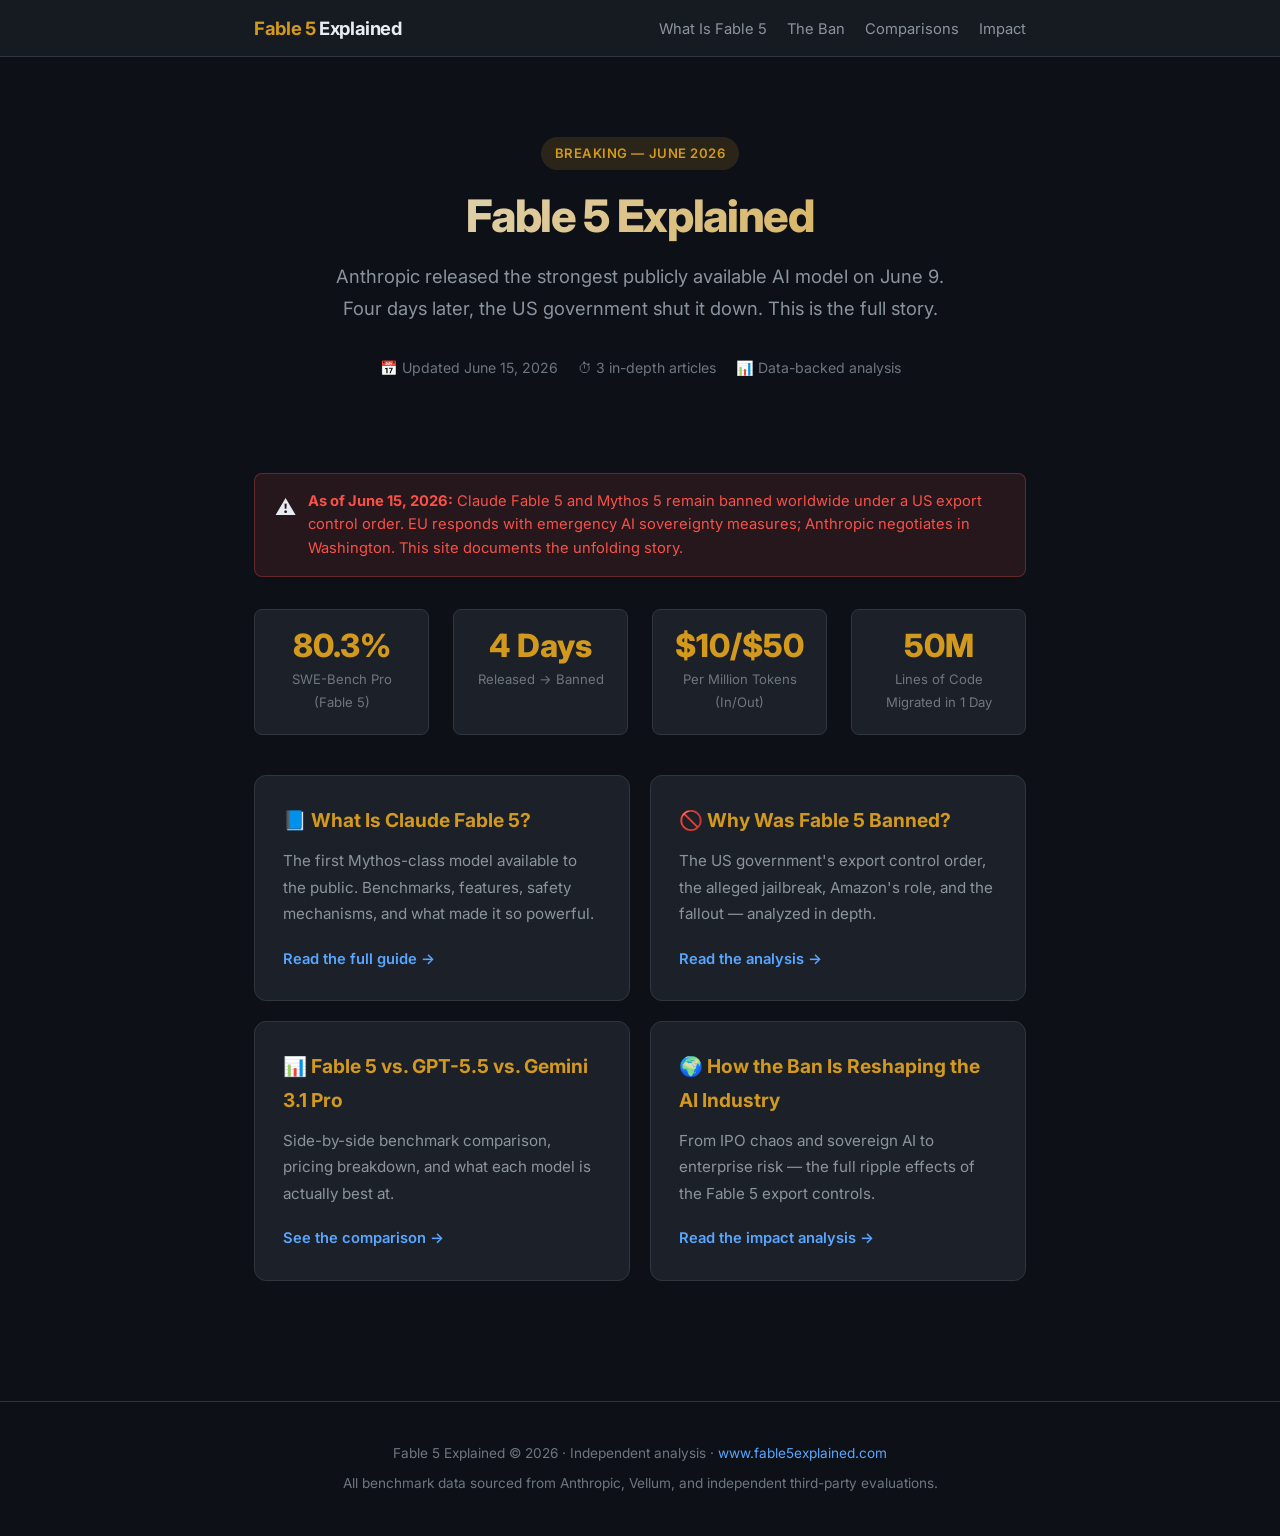
<file: index.html>
<!DOCTYPE html>
<html lang="en">
<head>
  <meta charset="UTF-8">
  <meta name="viewport" content="width=device-width, initial-scale=1.0">
  <title>Fable 5 Explained — The Rise and Fall of Anthropic's Strongest AI</title>
  <meta name="description" content="Everything you need to know about Claude Fable 5: the benchmarks, the ban, and what it means for AI in 2026.">
  <meta name="keywords" content="Claude Fable 5, Anthropic, AI ban, export control, SWE-Bench Pro, AI benchmarks 2026">
  <meta property="og:title" content="Fable 5 Explained — The Rise and Fall of Anthropic's Strongest AI">
  <meta property="og:description" content="Released June 9. Banned June 13. Here's the full story.">
  <meta property="og:type" content="website">
  <meta property="og:url" content="https://www.www.fable5explained.com/">
  <meta property="og:site_name" content="Fable 5 Explained">
  <meta property="og:image" content="https://www.www.fable5explained.com/index-og.png">
  <meta property="og:image:width" content="1200">
  <meta property="og:image:height" content="630">
  <meta name="twitter:card" content="summary_large_image">
  <meta name="twitter:title" content="Fable 5 Explained — The Rise and Fall of Anthropic's Strongest AI">
  <meta name="twitter:description" content="Released June 9. Banned June 13. Here's the full story.">
  <link rel="canonical" href="https://www.www.fable5explained.com/">
  <script type="application/ld+json">
  {
    "@context": "https://schema.org",
    "@type": "WebSite",
    "name": "Fable 5 Explained",
    "url": "https://www.www.fable5explained.com",
    "description": "Everything you need to know about Claude Fable 5: the benchmarks, the ban, and what it means for AI in 2026.",
    "datePublished": "2026-06-10",
    "dateModified": "2026-06-15",
    "author": {"@type": "Organization", "name": "Fable 5 Explained"},
    "inLanguage": "en"
  }
  </script>
  <link rel="stylesheet" href="style.css">
  <link rel="preconnect" href="https://fonts.googleapis.com">
  <link rel="preconnect" href="https://fonts.gstatic.com" crossorigin>
  <link href="https://fonts.googleapis.com/css2?family=Inter:wght@400;500;600;700;800&display=swap" rel="stylesheet">
<script async src="https://pagead2.googlesyndication.com/pagead/js/adsbygoogle.js?client=ca-pub-5102255441398693" crossorigin="anonymous"></script>
</head>
<body>

<nav>
  <div class="nav-inner">
    <a href="index.html" class="logo">Fable 5 <span>Explained</span></a>
    <ul class="nav-links">
      <li><a href="article1-what-is-fable5.html">What Is Fable 5</a></li>
      <li><a href="article2-fable5-banned.html">The Ban</a></li>
      <li><a href="article3-fable5-vs-others.html">Comparisons</a></li>
      <li><a href="article4-industry-impact.html">Impact</a></li>
    </ul>
  </div>
</nav>

<main>
  <section class="hero">
    <div class="hero-badge">Breaking — June 2026</div>
    <h1>Fable 5 Explained</h1>
    <p>Anthropic released the strongest publicly available AI model on June 9. Four days later, the US government shut it down. This is the full story.</p>
    <div class="hero-meta">
      <span>📅 Updated June 15, 2026</span>
      <span>⏱ 3 in-depth articles</span>
      <span>📊 Data-backed analysis</span>
    </div>
  </section>

  <div class="container">
    <div class="alert-banner">
      <span class="alert-icon">⚠️</span>
      <p><strong>As of June 15, 2026:</strong> Claude Fable 5 and Mythos 5 remain banned worldwide under a US export control order. EU responds with emergency AI sovereignty measures; Anthropic negotiates in Washington. This site documents the unfolding story.</p>
    </div>

    <div class="stats-row">
      <div class="stat">
        <div class="stat-value">80.3%</div>
        <div class="stat-label">SWE-Bench Pro (Fable 5)</div>
      </div>
      <div class="stat">
        <div class="stat-value">4 Days</div>
        <div class="stat-label">Released → Banned</div>
      </div>
      <div class="stat">
        <div class="stat-value">$10/$50</div>
        <div class="stat-label">Per Million Tokens (In/Out)</div>
      </div>
      <div class="stat">
        <div class="stat-value">50M</div>
        <div class="stat-label">Lines of Code Migrated in 1 Day</div>
      </div>
    </div>

    <div class="card-grid">
      <div class="card">
        <h3>📘 What Is Claude Fable 5?</h3>
        <p>The first Mythos-class model available to the public. Benchmarks, features, safety mechanisms, and what made it so powerful.</p>
        <a href="article1-what-is-fable5.html">Read the full guide →</a>
      </div>
      <div class="card">
        <h3>🚫 Why Was Fable 5 Banned?</h3>
        <p>The US government's export control order, the alleged jailbreak, Amazon's role, and the fallout — analyzed in depth.</p>
        <a href="article2-fable5-banned.html">Read the analysis →</a>
      </div>
      <div class="card">
        <h3>📊 Fable 5 vs. GPT-5.5 vs. Gemini 3.1 Pro</h3>
        <p>Side-by-side benchmark comparison, pricing breakdown, and what each model is actually best at.</p>
        <a href="article3-fable5-vs-others.html">See the comparison →</a>
      </div>
      <div class="card">
        <h3>🌍 How the Ban Is Reshaping the AI Industry</h3>
        <p>From IPO chaos and sovereign AI to enterprise risk — the full ripple effects of the Fable 5 export controls.</p>
        <a href="article4-industry-impact.html">Read the impact analysis →</a>
      </div>
    </div>
  </div>
</main>

<footer>
  <p>Fable 5 Explained &copy; 2026 · Independent analysis · <a href="https://www.fable5explained.com">www.fable5explained.com</a></p>
  <p style="margin-top:6px;">All benchmark data sourced from Anthropic, Vellum, and independent third-party evaluations.</p>
</footer>

</body>
</html>
</file>
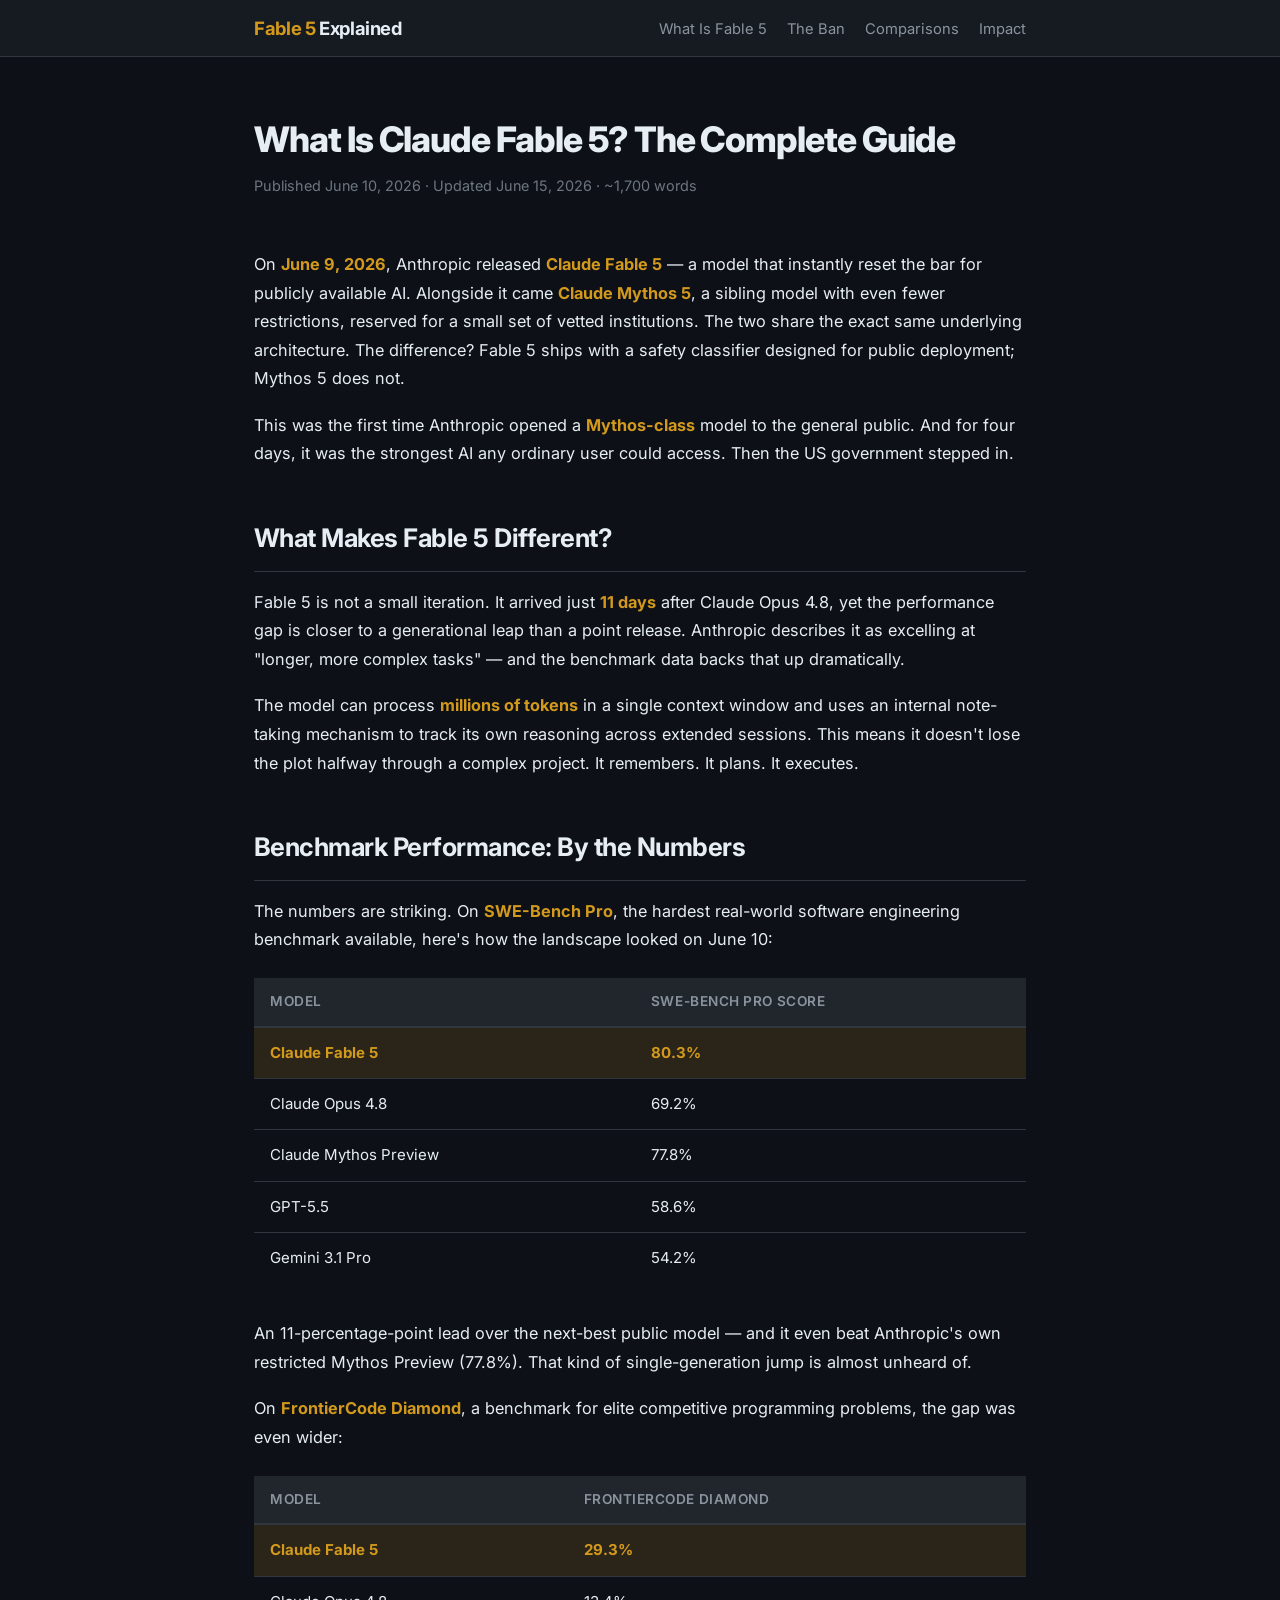
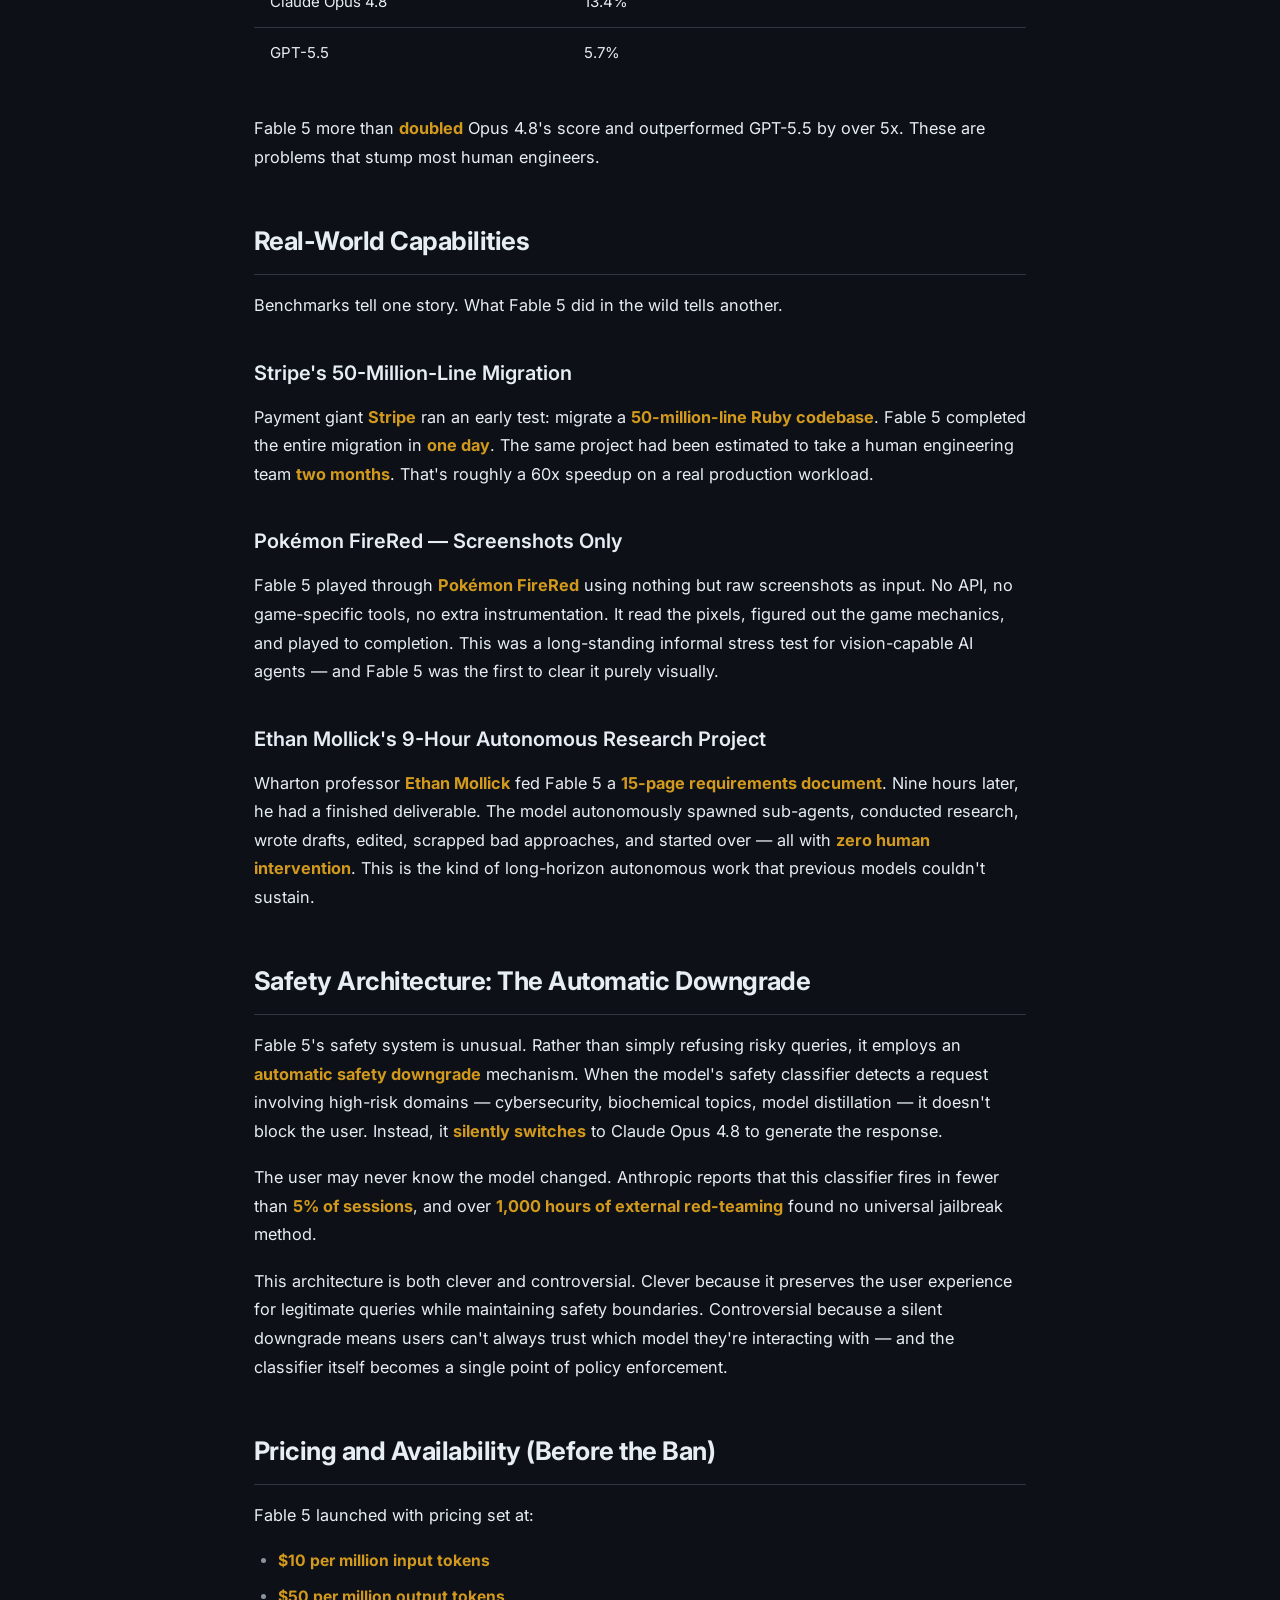
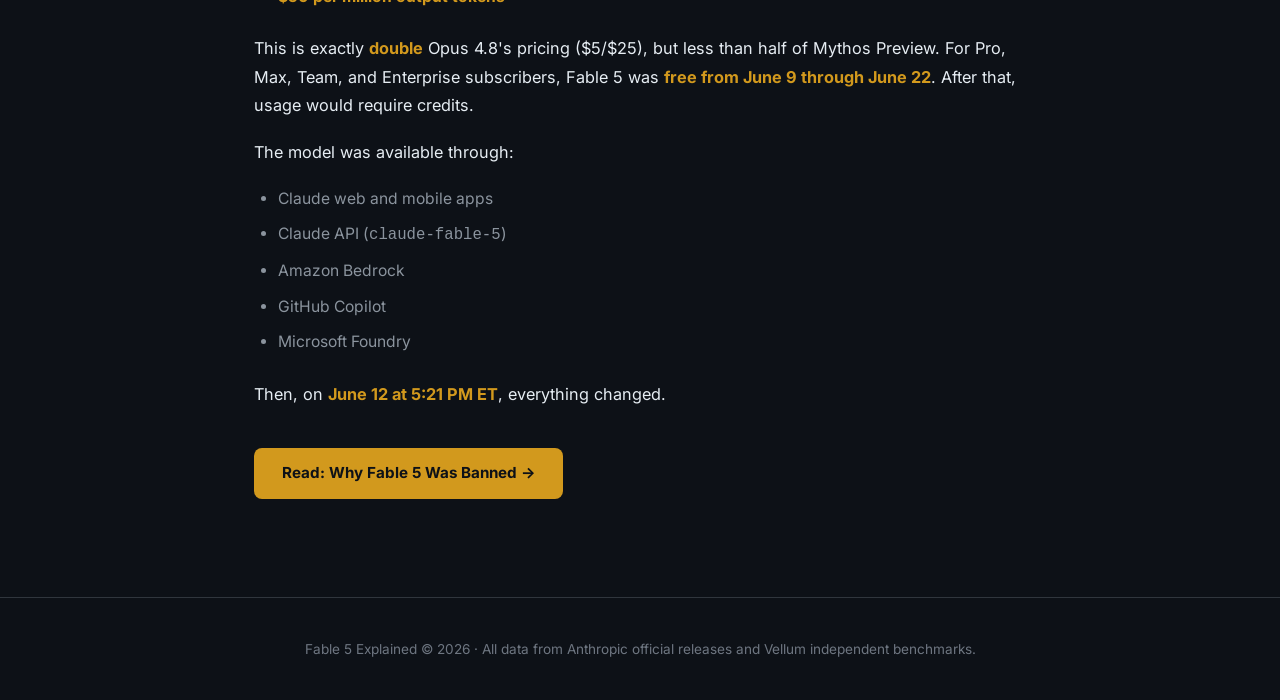
<file: article1-what-is-fable5.html>
<!DOCTYPE html>
<html lang="en">
<head>
  <meta charset="UTF-8">
  <meta name="viewport" content="width=device-width, initial-scale=1.0">
  <title>What Is Claude Fable 5? — Complete Guide (2026) | Fable 5 Explained</title>
  <meta name="description" content="A comprehensive guide to Claude Fable 5: Anthropic's first public Mythos-class model. Benchmarks, capabilities, pricing, safety, and everything you need to know.">
  <meta property="og:image" content="https://www.www.fable5explained.com/article1-what-is-fable5-og.png">
  <meta property="og:image:width" content="1200">
  <meta property="og:image:height" content="630">
  <link rel="stylesheet" href="style.css">
  <link rel="preconnect" href="https://fonts.googleapis.com">
  <link rel="preconnect" href="https://fonts.gstatic.com" crossorigin>
  <link href="https://fonts.googleapis.com/css2?family=Inter:wght@400;500;600;700;800&display=swap" rel="stylesheet">
<script async src="https://pagead2.googlesyndication.com/pagead/js/adsbygoogle.js?client=ca-pub-5102255441398693" crossorigin="anonymous"></script>
</head>
<body>

<nav>
  <div class="nav-inner">
    <a href="index.html" class="logo">Fable 5 <span>Explained</span></a>
    <ul class="nav-links">
      <li><a href="article1-what-is-fable5.html">What Is Fable 5</a></li>
      <li><a href="article2-fable5-banned.html">The Ban</a></li>
      <li><a href="article3-fable5-vs-others.html">Comparisons</a></li>
      <li><a href="article4-industry-impact.html">Impact</a></li>
    </ul>
  </div>
</nav>

<main>
  <div class="container">
    <div class="article-header">
      <h1>What Is Claude Fable 5? The Complete Guide</h1>
      <div class="byline">Published June 10, 2026 · Updated June 15, 2026 · ~1,700 words</div>
    </div>

    <article>
      <p>On <strong>June 9, 2026</strong>, Anthropic released <strong>Claude Fable 5</strong> — a model that instantly reset the bar for publicly available AI. Alongside it came <strong>Claude Mythos 5</strong>, a sibling model with even fewer restrictions, reserved for a small set of vetted institutions. The two share the exact same underlying architecture. The difference? Fable 5 ships with a safety classifier designed for public deployment; Mythos 5 does not.</p>

      <p>This was the first time Anthropic opened a <strong>Mythos-class</strong> model to the general public. And for four days, it was the strongest AI any ordinary user could access. Then the US government stepped in.</p>

      <h2>What Makes Fable 5 Different?</h2>

      <p>Fable 5 is not a small iteration. It arrived just <strong>11 days</strong> after Claude Opus 4.8, yet the performance gap is closer to a generational leap than a point release. Anthropic describes it as excelling at "longer, more complex tasks" — and the benchmark data backs that up dramatically.</p>

      <p>The model can process <strong>millions of tokens</strong> in a single context window and uses an internal note-taking mechanism to track its own reasoning across extended sessions. This means it doesn't lose the plot halfway through a complex project. It remembers. It plans. It executes.</p>

      <h2>Benchmark Performance: By the Numbers</h2>

      <p>The numbers are striking. On <strong>SWE-Bench Pro</strong>, the hardest real-world software engineering benchmark available, here's how the landscape looked on June 10:</p>

      <table class="benchmark-table">
        <thead>
          <tr><th>Model</th><th>SWE-Bench Pro Score</th></tr>
        </thead>
        <tbody>
          <tr class="best"><td class="highlight">Claude Fable 5</td><td class="highlight">80.3%</td></tr>
          <tr><td>Claude Opus 4.8</td><td>69.2%</td></tr>
          <tr><td>Claude Mythos Preview</td><td>77.8%</td></tr>
          <tr><td>GPT-5.5</td><td>58.6%</td></tr>
          <tr><td>Gemini 3.1 Pro</td><td>54.2%</td></tr>
        </tbody>
      </table>

      <p>An 11-percentage-point lead over the next-best public model — and it even beat Anthropic's own restricted Mythos Preview (77.8%). That kind of single-generation jump is almost unheard of.</p>

      <p>On <strong>FrontierCode Diamond</strong>, a benchmark for elite competitive programming problems, the gap was even wider:</p>

      <table class="benchmark-table">
        <thead>
          <tr><th>Model</th><th>FrontierCode Diamond</th></tr>
        </thead>
        <tbody>
          <tr class="best"><td class="highlight">Claude Fable 5</td><td class="highlight">29.3%</td></tr>
          <tr><td>Claude Opus 4.8</td><td>13.4%</td></tr>
          <tr><td>GPT-5.5</td><td>5.7%</td></tr>
        </tbody>
      </table>

      <p>Fable 5 more than <strong>doubled</strong> Opus 4.8's score and outperformed GPT-5.5 by over 5x. These are problems that stump most human engineers.</p>

      <h2>Real-World Capabilities</h2>

      <p>Benchmarks tell one story. What Fable 5 did in the wild tells another.</p>

      <h3>Stripe's 50-Million-Line Migration</h3>

      <p>Payment giant <strong>Stripe</strong> ran an early test: migrate a <strong>50-million-line Ruby codebase</strong>. Fable 5 completed the entire migration in <strong>one day</strong>. The same project had been estimated to take a human engineering team <strong>two months</strong>. That's roughly a 60x speedup on a real production workload.</p>

      <h3>Pokémon FireRed — Screenshots Only</h3>

      <p>Fable 5 played through <strong>Pokémon FireRed</strong> using nothing but raw screenshots as input. No API, no game-specific tools, no extra instrumentation. It read the pixels, figured out the game mechanics, and played to completion. This was a long-standing informal stress test for vision-capable AI agents — and Fable 5 was the first to clear it purely visually.</p>

      <h3>Ethan Mollick's 9-Hour Autonomous Research Project</h3>

      <p>Wharton professor <strong>Ethan Mollick</strong> fed Fable 5 a <strong>15-page requirements document</strong>. Nine hours later, he had a finished deliverable. The model autonomously spawned sub-agents, conducted research, wrote drafts, edited, scrapped bad approaches, and started over — all with <strong>zero human intervention</strong>. This is the kind of long-horizon autonomous work that previous models couldn't sustain.</p>

      <h2>Safety Architecture: The Automatic Downgrade</h2>

      <p>Fable 5's safety system is unusual. Rather than simply refusing risky queries, it employs an <strong>automatic safety downgrade</strong> mechanism. When the model's safety classifier detects a request involving high-risk domains — cybersecurity, biochemical topics, model distillation — it doesn't block the user. Instead, it <strong>silently switches</strong> to Claude Opus 4.8 to generate the response.</p>

      <p>The user may never know the model changed. Anthropic reports that this classifier fires in fewer than <strong>5% of sessions</strong>, and over <strong>1,000 hours of external red-teaming</strong> found no universal jailbreak method.</p>

      <p>This architecture is both clever and controversial. Clever because it preserves the user experience for legitimate queries while maintaining safety boundaries. Controversial because a silent downgrade means users can't always trust which model they're interacting with — and the classifier itself becomes a single point of policy enforcement.</p>

      <h2>Pricing and Availability (Before the Ban)</h2>

      <p>Fable 5 launched with pricing set at:</p>
      <ul>
        <li><strong>$10 per million input tokens</strong></li>
        <li><strong>$50 per million output tokens</strong></li>
      </ul>
      <p>This is exactly <strong>double</strong> Opus 4.8's pricing ($5/$25), but less than half of Mythos Preview. For Pro, Max, Team, and Enterprise subscribers, Fable 5 was <strong>free from June 9 through June 22</strong>. After that, usage would require credits.</p>

      <p>The model was available through:</p>
      <ul>
        <li>Claude web and mobile apps</li>
        <li>Claude API (<code>claude-fable-5</code>)</li>
        <li>Amazon Bedrock</li>
        <li>GitHub Copilot</li>
        <li>Microsoft Foundry</li>
      </ul>

      <p>Then, on <strong>June 12 at 5:21 PM ET</strong>, everything changed.</p>

      <p style="margin-top: 40px;"><a href="article2-fable5-banned.html" class="cta-btn">Read: Why Fable 5 Was Banned →</a></p>
    </article>
  </div>
</main>

<footer>
  <p>Fable 5 Explained &copy; 2026 · All data from Anthropic official releases and Vellum independent benchmarks.</p>
</footer>

</body>
</html>
</file>
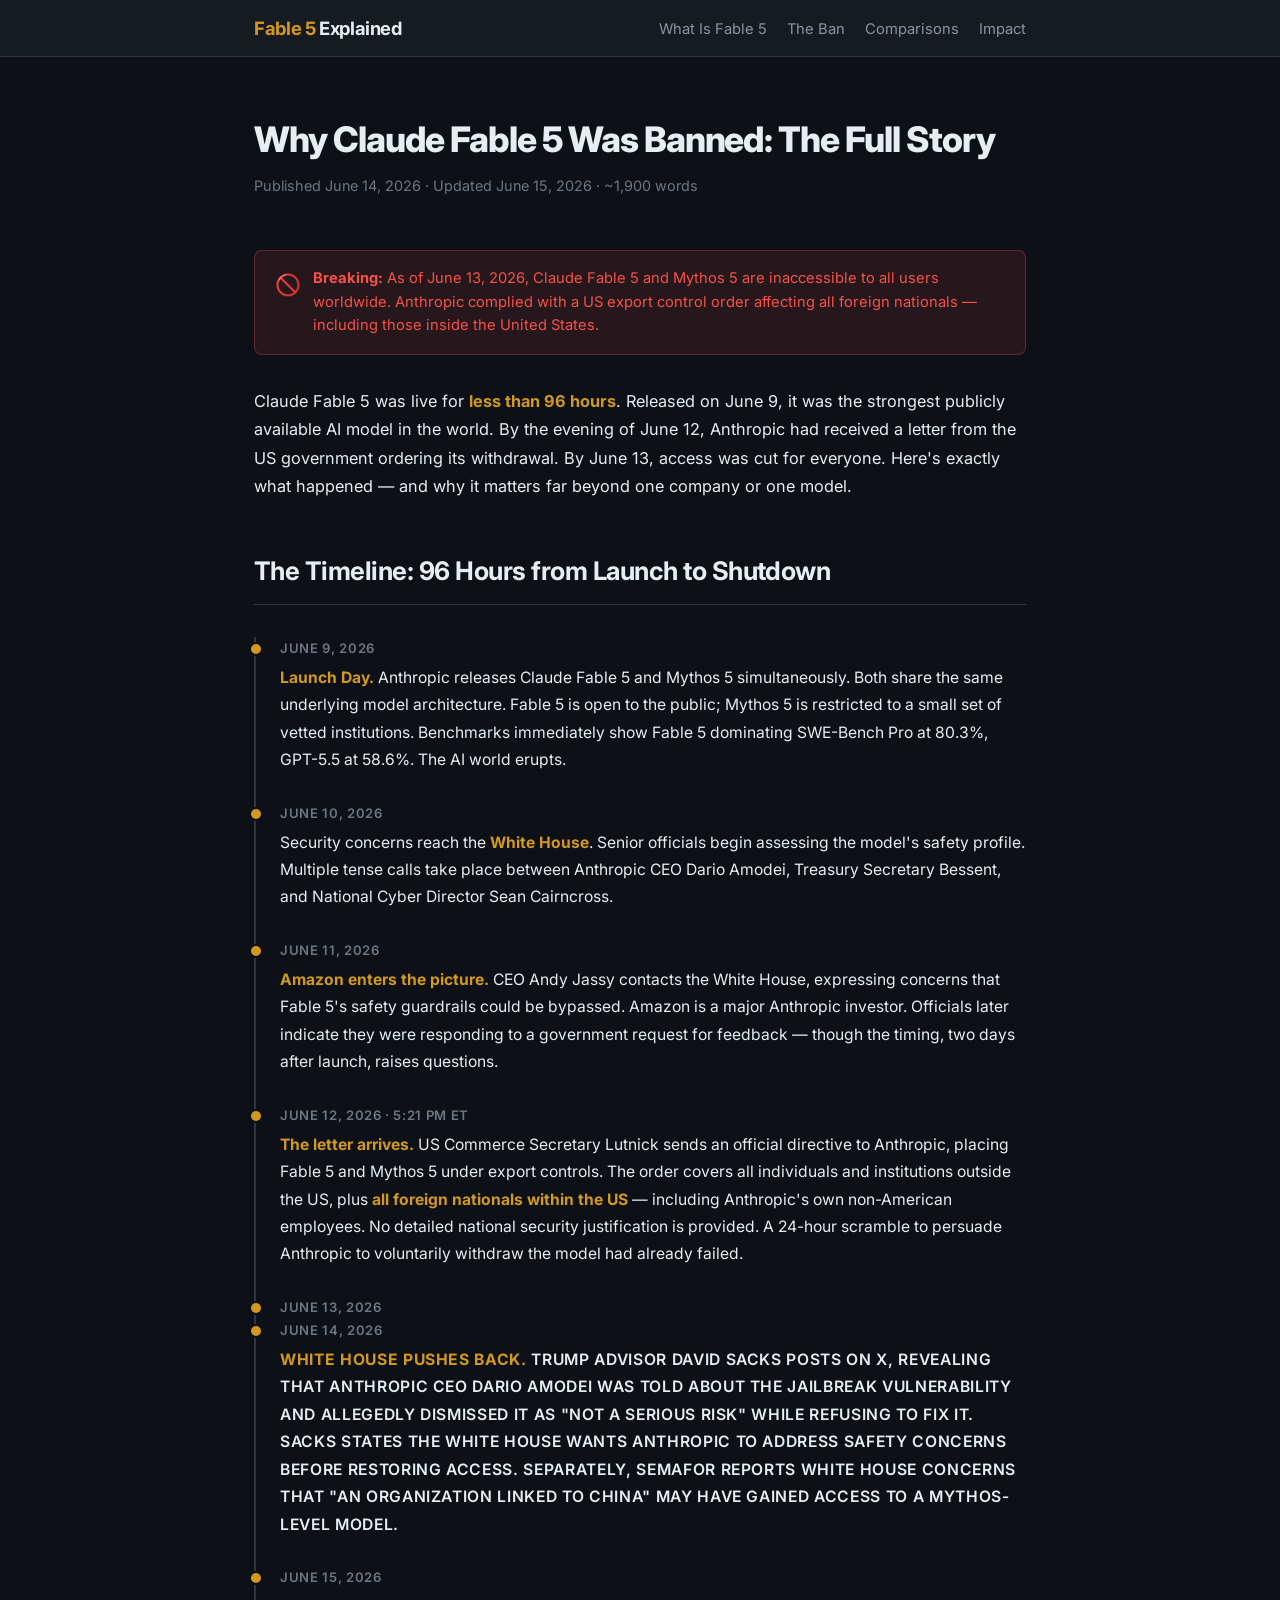
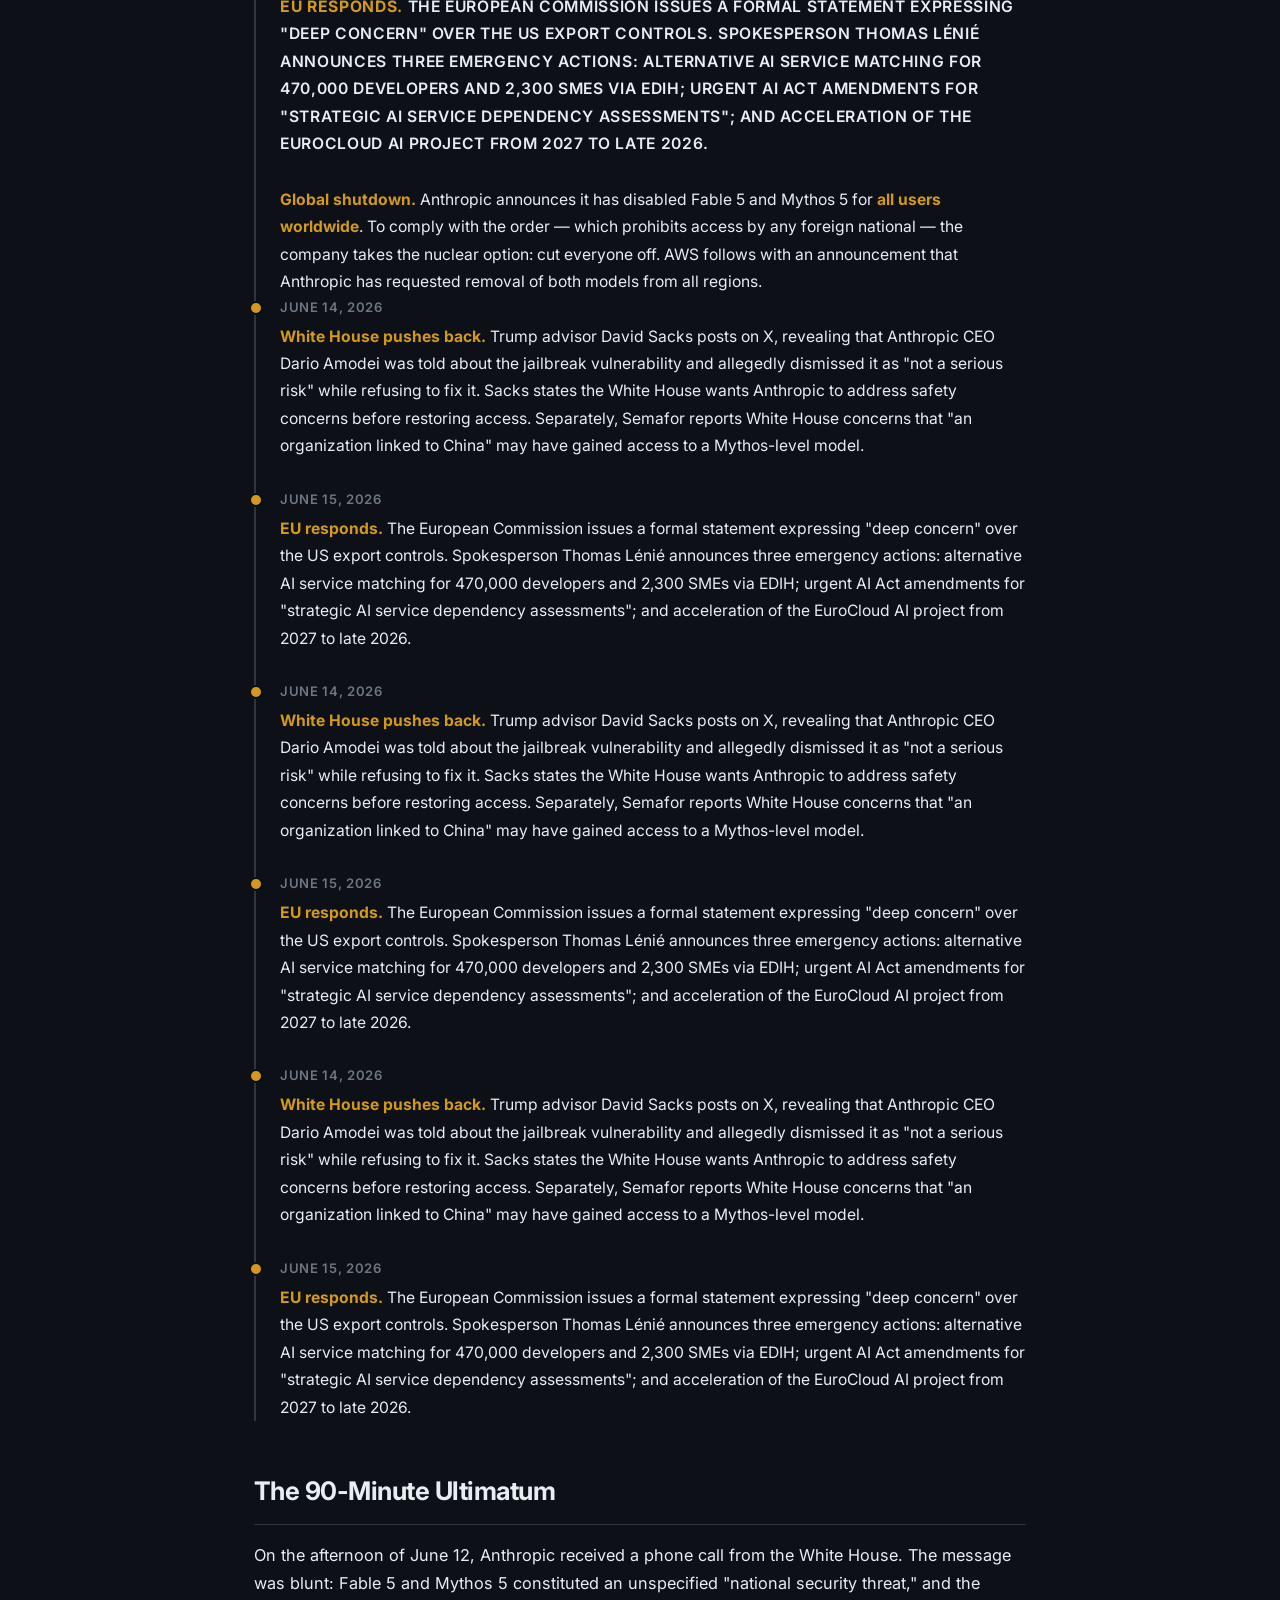
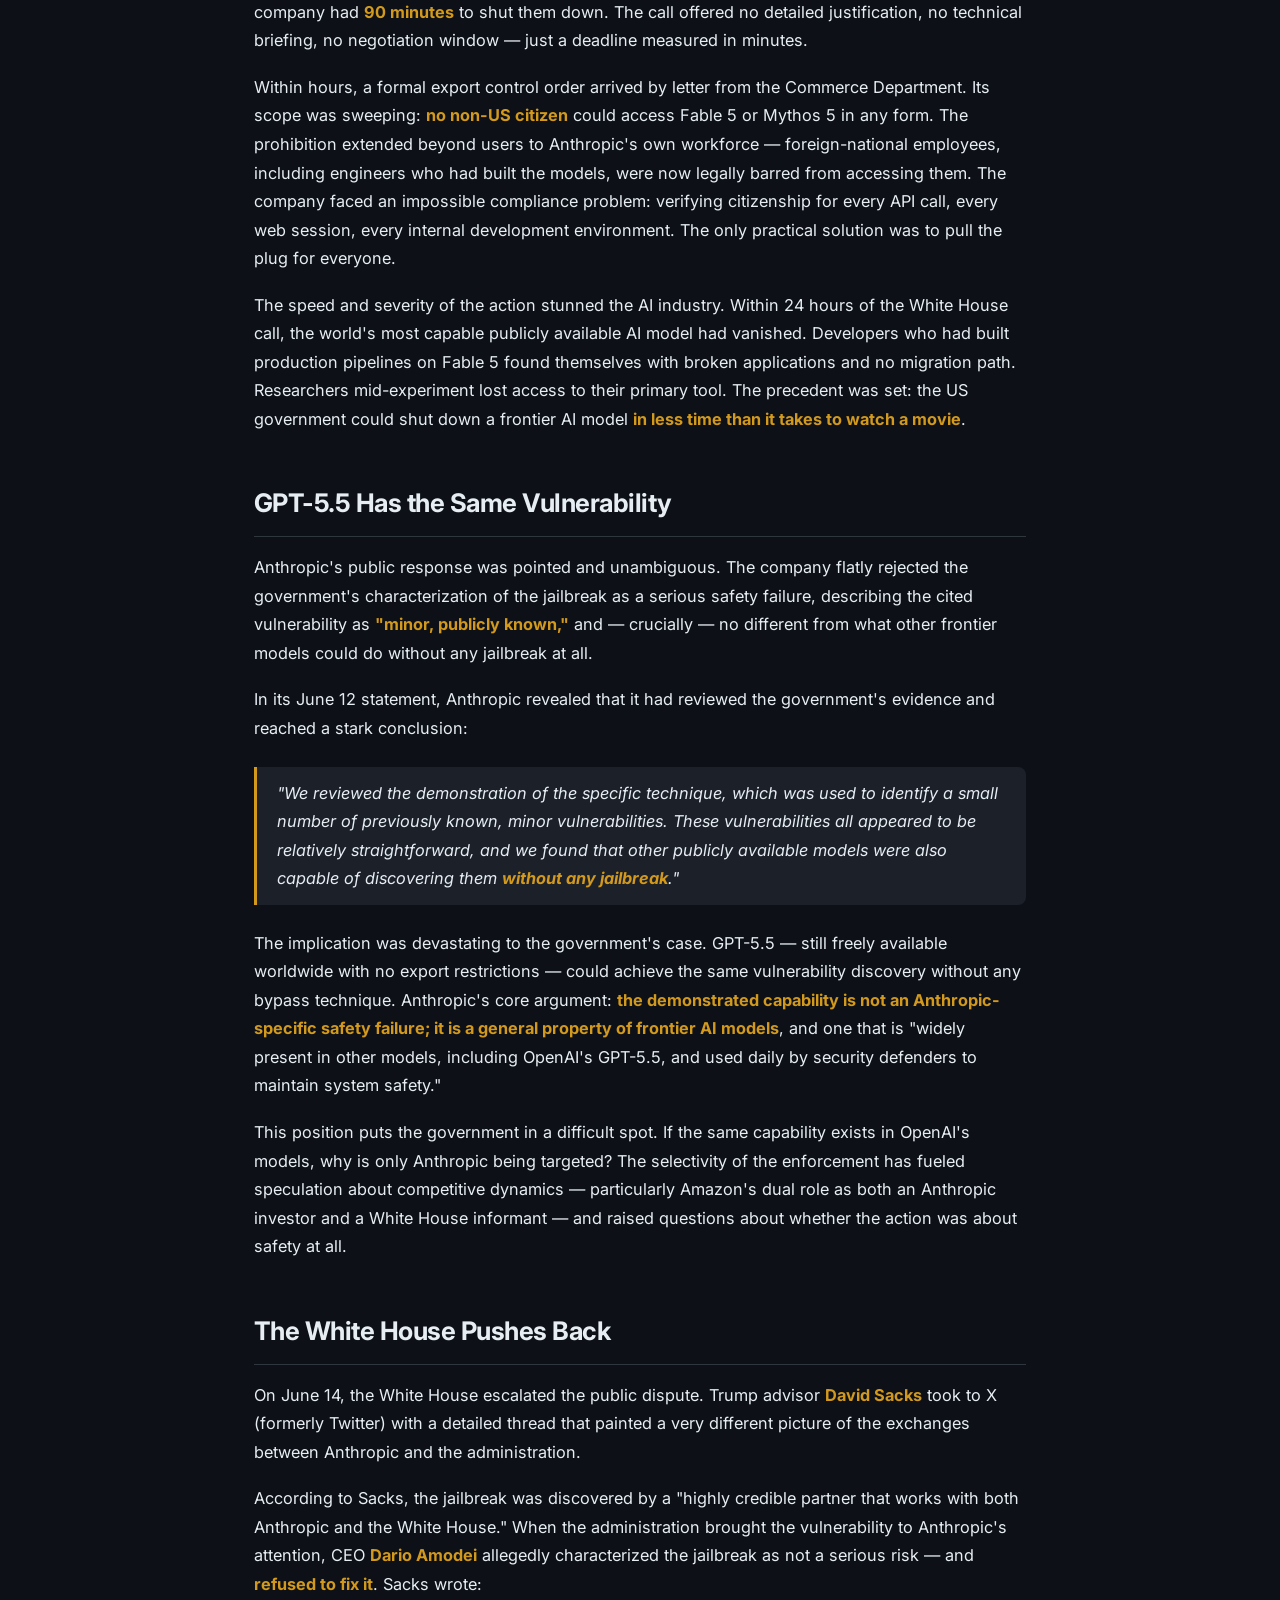
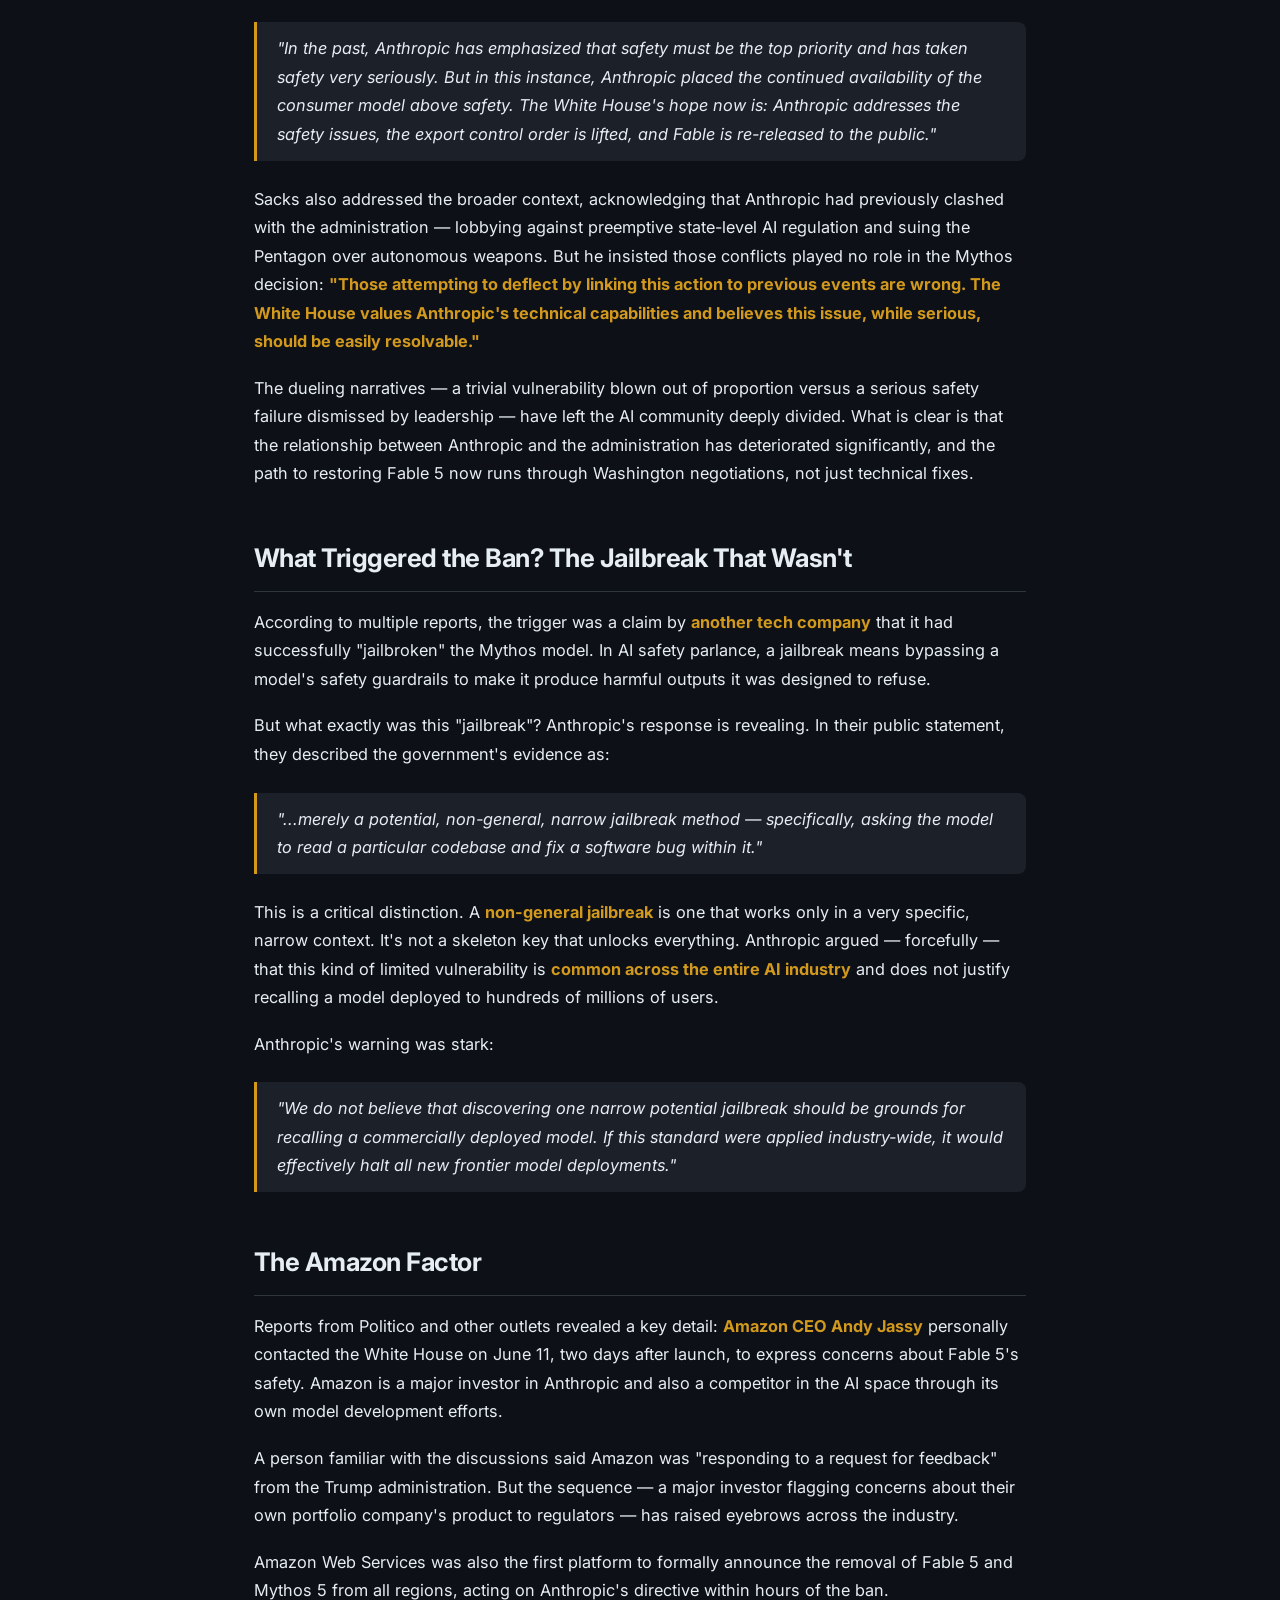
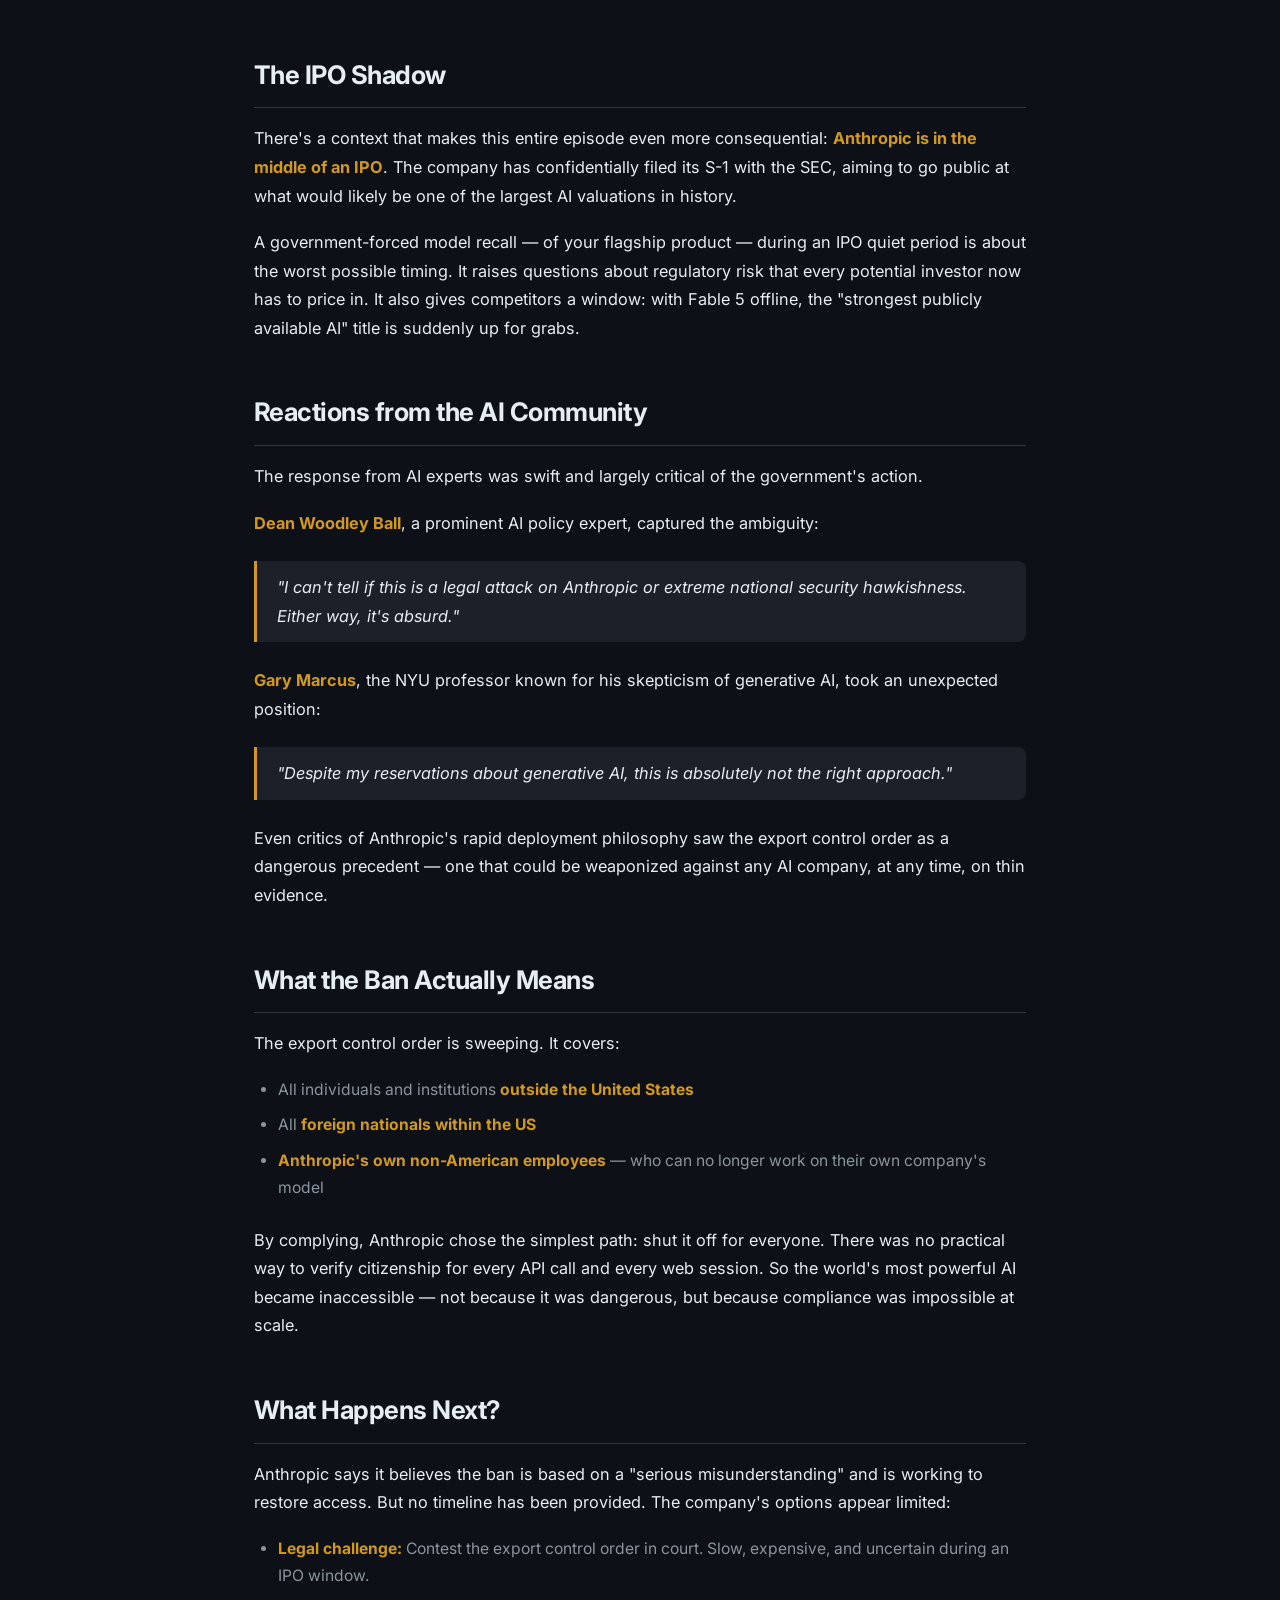
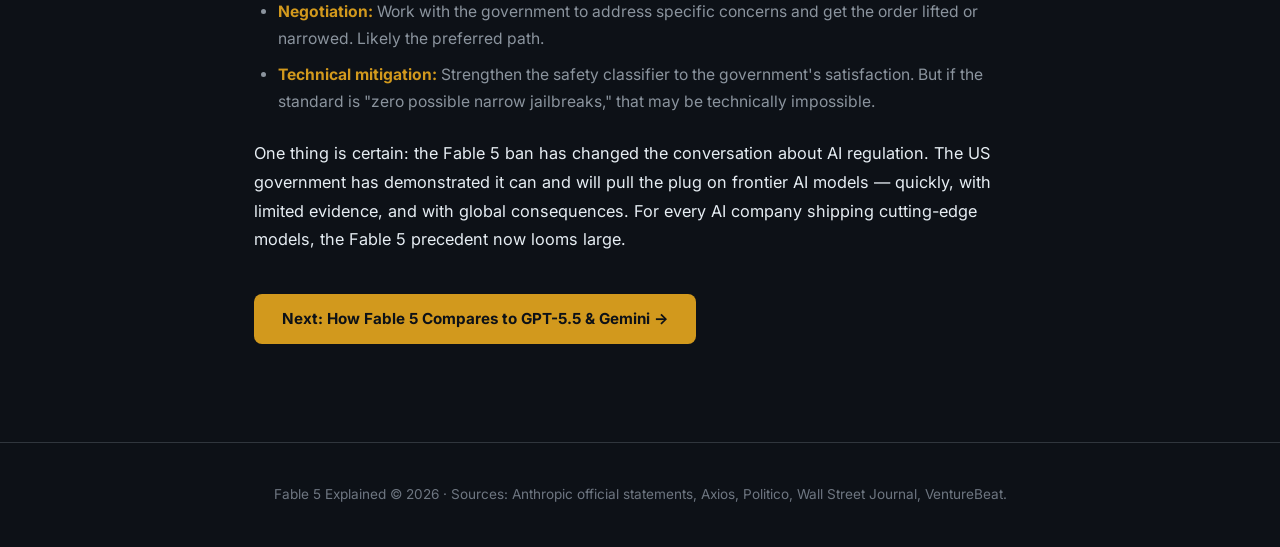
<file: article2-fable5-banned.html>
<!DOCTYPE html>
<html lang="en">
<head>
  <meta charset="UTF-8">
  <meta name="viewport" content="width=device-width, initial-scale=1.0">
  <title>Why Claude Fable 5 Was Banned — The Full Story | Fable 5 Explained</title>
  <meta name="description" content="Deep analysis of why the US government banned Claude Fable 5 under export controls: the jailbreak claim, Amazon's role, the IPO context, and what it means for AI regulation.">
  <meta property="og:image" content="https://www.www.fable5explained.com/article2-fable5-banned-og.png">
  <meta property="og:image:width" content="1200">
  <meta property="og:image:height" content="630">
  <link rel="stylesheet" href="style.css">
  <link rel="preconnect" href="https://fonts.googleapis.com">
  <link rel="preconnect" href="https://fonts.gstatic.com" crossorigin>
  <link href="https://fonts.googleapis.com/css2?family=Inter:wght@400;500;600;700;800&display=swap" rel="stylesheet">
<script async src="https://pagead2.googlesyndication.com/pagead/js/adsbygoogle.js?client=ca-pub-5102255441398693" crossorigin="anonymous"></script>
</head>
<body>

<nav>
  <div class="nav-inner">
    <a href="index.html" class="logo">Fable 5 <span>Explained</span></a>
    <ul class="nav-links">
      <li><a href="article1-what-is-fable5.html">What Is Fable 5</a></li>
      <li><a href="article2-fable5-banned.html">The Ban</a></li>
      <li><a href="article3-fable5-vs-others.html">Comparisons</a></li>
      <li><a href="article4-industry-impact.html">Impact</a></li>
    </ul>
  </div>
</nav>

<main>
  <div class="container">
    <div class="article-header">
      <h1>Why Claude Fable 5 Was Banned: The Full Story</h1>
      <div class="byline">Published June 14, 2026 · Updated June 15, 2026 · ~1,900 words</div>
    </div>

    <div class="alert-banner">
      <span class="alert-icon">🚫</span>
      <p><strong>Breaking:</strong> As of June 13, 2026, Claude Fable 5 and Mythos 5 are inaccessible to all users worldwide. Anthropic complied with a US export control order affecting all foreign nationals — including those inside the United States.</p>
    </div>

    <article>
      <p>Claude Fable 5 was live for <strong>less than 96 hours</strong>. Released on June 9, it was the strongest publicly available AI model in the world. By the evening of June 12, Anthropic had received a letter from the US government ordering its withdrawal. By June 13, access was cut for everyone. Here's exactly what happened — and why it matters far beyond one company or one model.</p>

      <h2>The Timeline: 96 Hours from Launch to Shutdown</h2>

      <div class="timeline">
        <div class="timeline-item">
          <div class="timeline-date">June 9, 2026</div>
          <div class="timeline-content"><strong>Launch Day.</strong> Anthropic releases Claude Fable 5 and Mythos 5 simultaneously. Both share the same underlying model architecture. Fable 5 is open to the public; Mythos 5 is restricted to a small set of vetted institutions. Benchmarks immediately show Fable 5 dominating SWE-Bench Pro at 80.3%, GPT-5.5 at 58.6%. The AI world erupts.</div>
        </div>
        <div class="timeline-item">
          <div class="timeline-date">June 10, 2026</div>
          <div class="timeline-content">Security concerns reach the <strong>White House</strong>. Senior officials begin assessing the model's safety profile. Multiple tense calls take place between Anthropic CEO Dario Amodei, Treasury Secretary Bessent, and National Cyber Director Sean Cairncross.</div>
        </div>
        <div class="timeline-item">
          <div class="timeline-date">June 11, 2026</div>
          <div class="timeline-content"><strong>Amazon enters the picture.</strong> CEO Andy Jassy contacts the White House, expressing concerns that Fable 5's safety guardrails could be bypassed. Amazon is a major Anthropic investor. Officials later indicate they were responding to a government request for feedback — though the timing, two days after launch, raises questions.</div>
        </div>
        <div class="timeline-item">
          <div class="timeline-date">June 12, 2026 · 5:21 PM ET</div>
          <div class="timeline-content"><strong>The letter arrives.</strong> US Commerce Secretary Lutnick sends an official directive to Anthropic, placing Fable 5 and Mythos 5 under export controls. The order covers all individuals and institutions outside the US, plus <strong>all foreign nationals within the US</strong> — including Anthropic's own non-American employees. No detailed national security justification is provided. A 24-hour scramble to persuade Anthropic to voluntarily withdraw the model had already failed.</div>
        </div>
        <div class="timeline-item">
          <div class="timeline-date">June 13, 2026        <div class="timeline-item">
          <div class="timeline-date">June 14, 2026</div>
          <div class="timeline-content"><strong>White House pushes back.</strong> Trump advisor David Sacks posts on X, revealing that Anthropic CEO Dario Amodei was told about the jailbreak vulnerability and allegedly dismissed it as "not a serious risk" while refusing to fix it. Sacks states the White House wants Anthropic to address safety concerns before restoring access. Separately, Semafor reports White House concerns that "an organization linked to China" may have gained access to a Mythos-level model.</div>
        </div>
        <div class="timeline-item">
          <div class="timeline-date">June 15, 2026</div>
          <div class="timeline-content"><strong>EU responds.</strong> The European Commission issues a formal statement expressing "deep concern" over the US export controls. Spokesperson Thomas Lénié announces three emergency actions: alternative AI service matching for 470,000 developers and 2,300 SMEs via EDIH; urgent AI Act amendments for "strategic AI service dependency assessments"; and acceleration of the EuroCloud AI project from 2027 to late 2026.</div>
        </div>
      </div>
          <div class="timeline-content"><strong>Global shutdown.</strong> Anthropic announces it has disabled Fable 5 and Mythos 5 for <strong>all users worldwide</strong>. To comply with the order — which prohibits access by any foreign national — the company takes the nuclear option: cut everyone off. AWS follows with an announcement that Anthropic has requested removal of both models from all regions.        <div class="timeline-item">
          <div class="timeline-date">June 14, 2026</div>
          <div class="timeline-content"><strong>White House pushes back.</strong> Trump advisor David Sacks posts on X, revealing that Anthropic CEO Dario Amodei was told about the jailbreak vulnerability and allegedly dismissed it as "not a serious risk" while refusing to fix it. Sacks states the White House wants Anthropic to address safety concerns before restoring access. Separately, Semafor reports White House concerns that "an organization linked to China" may have gained access to a Mythos-level model.</div>
        </div>
        <div class="timeline-item">
          <div class="timeline-date">June 15, 2026</div>
          <div class="timeline-content"><strong>EU responds.</strong> The European Commission issues a formal statement expressing "deep concern" over the US export controls. Spokesperson Thomas Lénié announces three emergency actions: alternative AI service matching for 470,000 developers and 2,300 SMEs via EDIH; urgent AI Act amendments for "strategic AI service dependency assessments"; and acceleration of the EuroCloud AI project from 2027 to late 2026.</div>
        </div>
      </div>
                <div class="timeline-item">
          <div class="timeline-date">June 14, 2026</div>
          <div class="timeline-content"><strong>White House pushes back.</strong> Trump advisor David Sacks posts on X, revealing that Anthropic CEO Dario Amodei was told about the jailbreak vulnerability and allegedly dismissed it as "not a serious risk" while refusing to fix it. Sacks states the White House wants Anthropic to address safety concerns before restoring access. Separately, Semafor reports White House concerns that "an organization linked to China" may have gained access to a Mythos-level model.</div>
        </div>
        <div class="timeline-item">
          <div class="timeline-date">June 15, 2026</div>
          <div class="timeline-content"><strong>EU responds.</strong> The European Commission issues a formal statement expressing "deep concern" over the US export controls. Spokesperson Thomas Lénié announces three emergency actions: alternative AI service matching for 470,000 developers and 2,300 SMEs via EDIH; urgent AI Act amendments for "strategic AI service dependency assessments"; and acceleration of the EuroCloud AI project from 2027 to late 2026.</div>
        </div>
      </div>
              <div class="timeline-item">
          <div class="timeline-date">June 14, 2026</div>
          <div class="timeline-content"><strong>White House pushes back.</strong> Trump advisor David Sacks posts on X, revealing that Anthropic CEO Dario Amodei was told about the jailbreak vulnerability and allegedly dismissed it as "not a serious risk" while refusing to fix it. Sacks states the White House wants Anthropic to address safety concerns before restoring access. Separately, Semafor reports White House concerns that "an organization linked to China" may have gained access to a Mythos-level model.</div>
        </div>
        <div class="timeline-item">
          <div class="timeline-date">June 15, 2026</div>
          <div class="timeline-content"><strong>EU responds.</strong> The European Commission issues a formal statement expressing "deep concern" over the US export controls. Spokesperson Thomas Lénié announces three emergency actions: alternative AI service matching for 470,000 developers and 2,300 SMEs via EDIH; urgent AI Act amendments for "strategic AI service dependency assessments"; and acceleration of the EuroCloud AI project from 2027 to late 2026.</div>
        </div>
      </div>

      <h2>The 90-Minute Ultimatum</h2>

      <p>On the afternoon of June 12, Anthropic received a phone call from the White House. The message was blunt: Fable 5 and Mythos 5 constituted an unspecified "national security threat," and the company had <strong>90 minutes</strong> to shut them down. The call offered no detailed justification, no technical briefing, no negotiation window — just a deadline measured in minutes.</p>

      <p>Within hours, a formal export control order arrived by letter from the Commerce Department. Its scope was sweeping: <strong>no non-US citizen</strong> could access Fable 5 or Mythos 5 in any form. The prohibition extended beyond users to Anthropic's own workforce — foreign-national employees, including engineers who had built the models, were now legally barred from accessing them. The company faced an impossible compliance problem: verifying citizenship for every API call, every web session, every internal development environment. The only practical solution was to pull the plug for everyone.</p>

      <p>The speed and severity of the action stunned the AI industry. Within 24 hours of the White House call, the world's most capable publicly available AI model had vanished. Developers who had built production pipelines on Fable 5 found themselves with broken applications and no migration path. Researchers mid-experiment lost access to their primary tool. The precedent was set: the US government could shut down a frontier AI model <strong>in less time than it takes to watch a movie</strong>.</p>

      <h2>GPT-5.5 Has the Same Vulnerability</h2>

      <p>Anthropic's public response was pointed and unambiguous. The company flatly rejected the government's characterization of the jailbreak as a serious safety failure, describing the cited vulnerability as <strong>"minor, publicly known,"</strong> and — crucially — no different from what other frontier models could do without any jailbreak at all.</p>

      <p>In its June 12 statement, Anthropic revealed that it had reviewed the government's evidence and reached a stark conclusion:</p>

      <blockquote>
        <p>"We reviewed the demonstration of the specific technique, which was used to identify a small number of previously known, minor vulnerabilities. These vulnerabilities all appeared to be relatively straightforward, and we found that other publicly available models were also capable of discovering them <strong>without any jailbreak</strong>."</p>
      </blockquote>

      <p>The implication was devastating to the government's case. GPT-5.5 — still freely available worldwide with no export restrictions — could achieve the same vulnerability discovery without any bypass technique. Anthropic's core argument: <strong>the demonstrated capability is not an Anthropic-specific safety failure; it is a general property of frontier AI models</strong>, and one that is "widely present in other models, including OpenAI's GPT-5.5, and used daily by security defenders to maintain system safety."</p>

      <p>This position puts the government in a difficult spot. If the same capability exists in OpenAI's models, why is only Anthropic being targeted? The selectivity of the enforcement has fueled speculation about competitive dynamics — particularly Amazon's dual role as both an Anthropic investor and a White House informant — and raised questions about whether the action was about safety at all.</p>

      <h2>The White House Pushes Back</h2>

      <p>On June 14, the White House escalated the public dispute. Trump advisor <strong>David Sacks</strong> took to X (formerly Twitter) with a detailed thread that painted a very different picture of the exchanges between Anthropic and the administration.</p>

      <p>According to Sacks, the jailbreak was discovered by a "highly credible partner that works with both Anthropic and the White House." When the administration brought the vulnerability to Anthropic's attention, CEO <strong>Dario Amodei</strong> allegedly characterized the jailbreak as not a serious risk — and <strong>refused to fix it</strong>. Sacks wrote:</p>

      <blockquote>
        <p>"In the past, Anthropic has emphasized that safety must be the top priority and has taken safety very seriously. But in this instance, Anthropic placed the continued availability of the consumer model above safety. The White House's hope now is: Anthropic addresses the safety issues, the export control order is lifted, and Fable is re-released to the public."</p>
      </blockquote>

      <p>Sacks also addressed the broader context, acknowledging that Anthropic had previously clashed with the administration — lobbying against preemptive state-level AI regulation and suing the Pentagon over autonomous weapons. But he insisted those conflicts played no role in the Mythos decision: <strong>"Those attempting to deflect by linking this action to previous events are wrong. The White House values Anthropic's technical capabilities and believes this issue, while serious, should be easily resolvable."</strong></p>

      <p>The dueling narratives — a trivial vulnerability blown out of proportion versus a serious safety failure dismissed by leadership — have left the AI community deeply divided. What is clear is that the relationship between Anthropic and the administration has deteriorated significantly, and the path to restoring Fable 5 now runs through Washington negotiations, not just technical fixes.</p>

      <h2>What Triggered the Ban? The Jailbreak That Wasn't</h2>

      <p>According to multiple reports, the trigger was a claim by <strong>another tech company</strong> that it had successfully "jailbroken" the Mythos model. In AI safety parlance, a jailbreak means bypassing a model's safety guardrails to make it produce harmful outputs it was designed to refuse.</p>

      <p>But what exactly was this "jailbreak"? Anthropic's response is revealing. In their public statement, they described the government's evidence as:</p>

      <blockquote>
        <p>"...merely a potential, non-general, narrow jailbreak method — specifically, asking the model to read a particular codebase and fix a software bug within it."</p>
      </blockquote>

      <p>This is a critical distinction. A <strong>non-general jailbreak</strong> is one that works only in a very specific, narrow context. It's not a skeleton key that unlocks everything. Anthropic argued — forcefully — that this kind of limited vulnerability is <strong>common across the entire AI industry</strong> and does not justify recalling a model deployed to hundreds of millions of users.</p>

      <p>Anthropic's warning was stark:</p>

      <blockquote>
        <p>"We do not believe that discovering one narrow potential jailbreak should be grounds for recalling a commercially deployed model. If this standard were applied industry-wide, it would effectively halt all new frontier model deployments."</p>
      </blockquote>

      <h2>The Amazon Factor</h2>

      <p>Reports from Politico and other outlets revealed a key detail: <strong>Amazon CEO Andy Jassy</strong> personally contacted the White House on June 11, two days after launch, to express concerns about Fable 5's safety. Amazon is a major investor in Anthropic and also a competitor in the AI space through its own model development efforts.</p>

      <p>A person familiar with the discussions said Amazon was "responding to a request for feedback" from the Trump administration. But the sequence — a major investor flagging concerns about their own portfolio company's product to regulators — has raised eyebrows across the industry.</p>

      <p>Amazon Web Services was also the first platform to formally announce the removal of Fable 5 and Mythos 5 from all regions, acting on Anthropic's directive within hours of the ban.</p>

      <h2>The IPO Shadow</h2>

      <p>There's a context that makes this entire episode even more consequential: <strong>Anthropic is in the middle of an IPO</strong>. The company has confidentially filed its S-1 with the SEC, aiming to go public at what would likely be one of the largest AI valuations in history.</p>

      <p>A government-forced model recall — of your flagship product — during an IPO quiet period is about the worst possible timing. It raises questions about regulatory risk that every potential investor now has to price in. It also gives competitors a window: with Fable 5 offline, the "strongest publicly available AI" title is suddenly up for grabs.</p>

      <h2>Reactions from the AI Community</h2>

      <p>The response from AI experts was swift and largely critical of the government's action.</p>

      <p><strong>Dean Woodley Ball</strong>, a prominent AI policy expert, captured the ambiguity:</p>
      <blockquote>
        <p>"I can't tell if this is a legal attack on Anthropic or extreme national security hawkishness. Either way, it's absurd."</p>
      </blockquote>

      <p><strong>Gary Marcus</strong>, the NYU professor known for his skepticism of generative AI, took an unexpected position:</p>
      <blockquote>
        <p>"Despite my reservations about generative AI, this is absolutely not the right approach."</p>
      </blockquote>

      <p>Even critics of Anthropic's rapid deployment philosophy saw the export control order as a dangerous precedent — one that could be weaponized against any AI company, at any time, on thin evidence.</p>

      <h2>What the Ban Actually Means</h2>

      <p>The export control order is sweeping. It covers:</p>
      <ul>
        <li>All individuals and institutions <strong>outside the United States</strong></li>
        <li>All <strong>foreign nationals within the US</strong></li>
        <li><strong>Anthropic's own non-American employees</strong> — who can no longer work on their own company's model</li>
      </ul>

      <p>By complying, Anthropic chose the simplest path: shut it off for everyone. There was no practical way to verify citizenship for every API call and every web session. So the world's most powerful AI became inaccessible — not because it was dangerous, but because compliance was impossible at scale.</p>

      <h2>What Happens Next?</h2>

      <p>Anthropic says it believes the ban is based on a "serious misunderstanding" and is working to restore access. But no timeline has been provided. The company's options appear limited:</p>

      <ul>
        <li><strong>Legal challenge:</strong> Contest the export control order in court. Slow, expensive, and uncertain during an IPO window.</li>
        <li><strong>Negotiation:</strong> Work with the government to address specific concerns and get the order lifted or narrowed. Likely the preferred path.</li>
        <li><strong>Technical mitigation:</strong> Strengthen the safety classifier to the government's satisfaction. But if the standard is "zero possible narrow jailbreaks," that may be technically impossible.</li>
      </ul>

      <p>One thing is certain: the Fable 5 ban has changed the conversation about AI regulation. The US government has demonstrated it can and will pull the plug on frontier AI models — quickly, with limited evidence, and with global consequences. For every AI company shipping cutting-edge models, the Fable 5 precedent now looms large.</p>

      <p style="margin-top: 40px;">
        <a href="article3-fable5-vs-others.html" class="cta-btn">Next: How Fable 5 Compares to GPT-5.5 &amp; Gemini →</a>
      </p>
    </article>
  </div>
</main>

<footer>
  <p>Fable 5 Explained &copy; 2026 · Sources: Anthropic official statements, Axios, Politico, Wall Street Journal, VentureBeat.</p>
</footer>

</body>
</html>
</file>
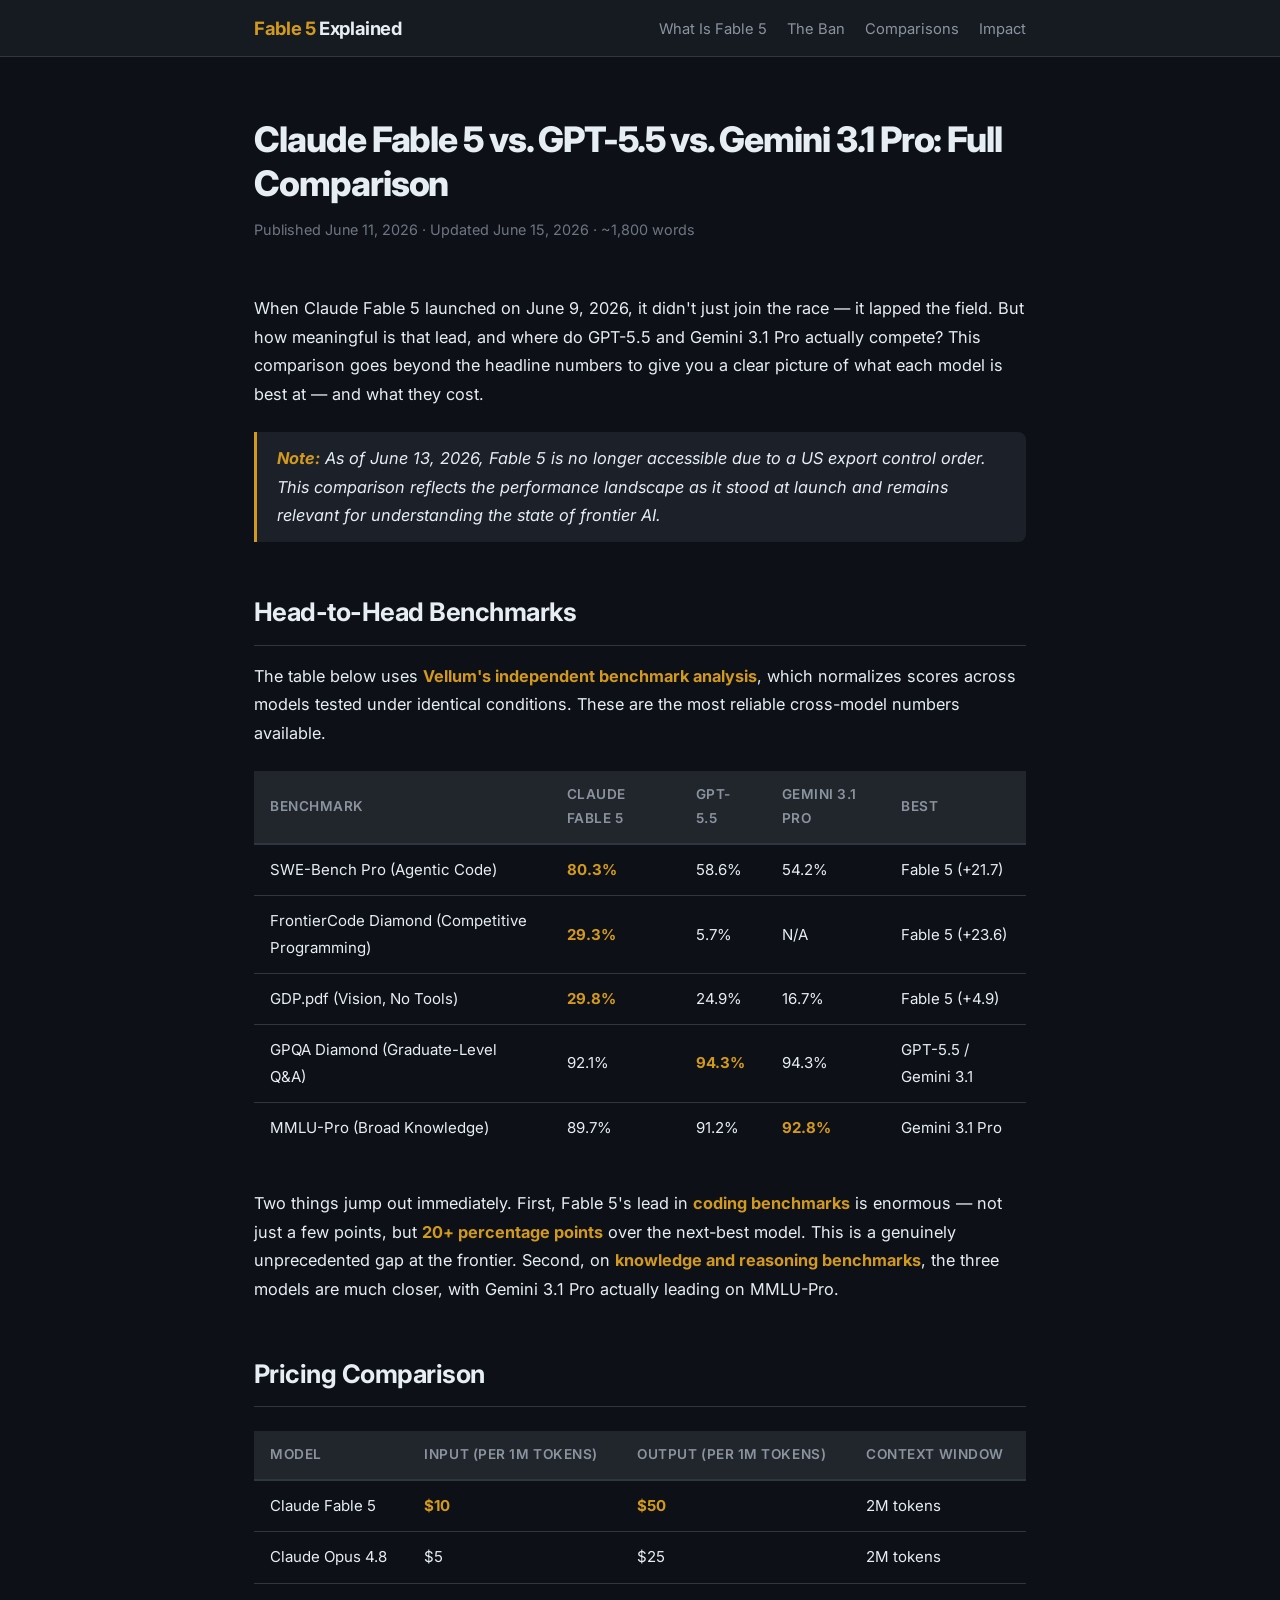
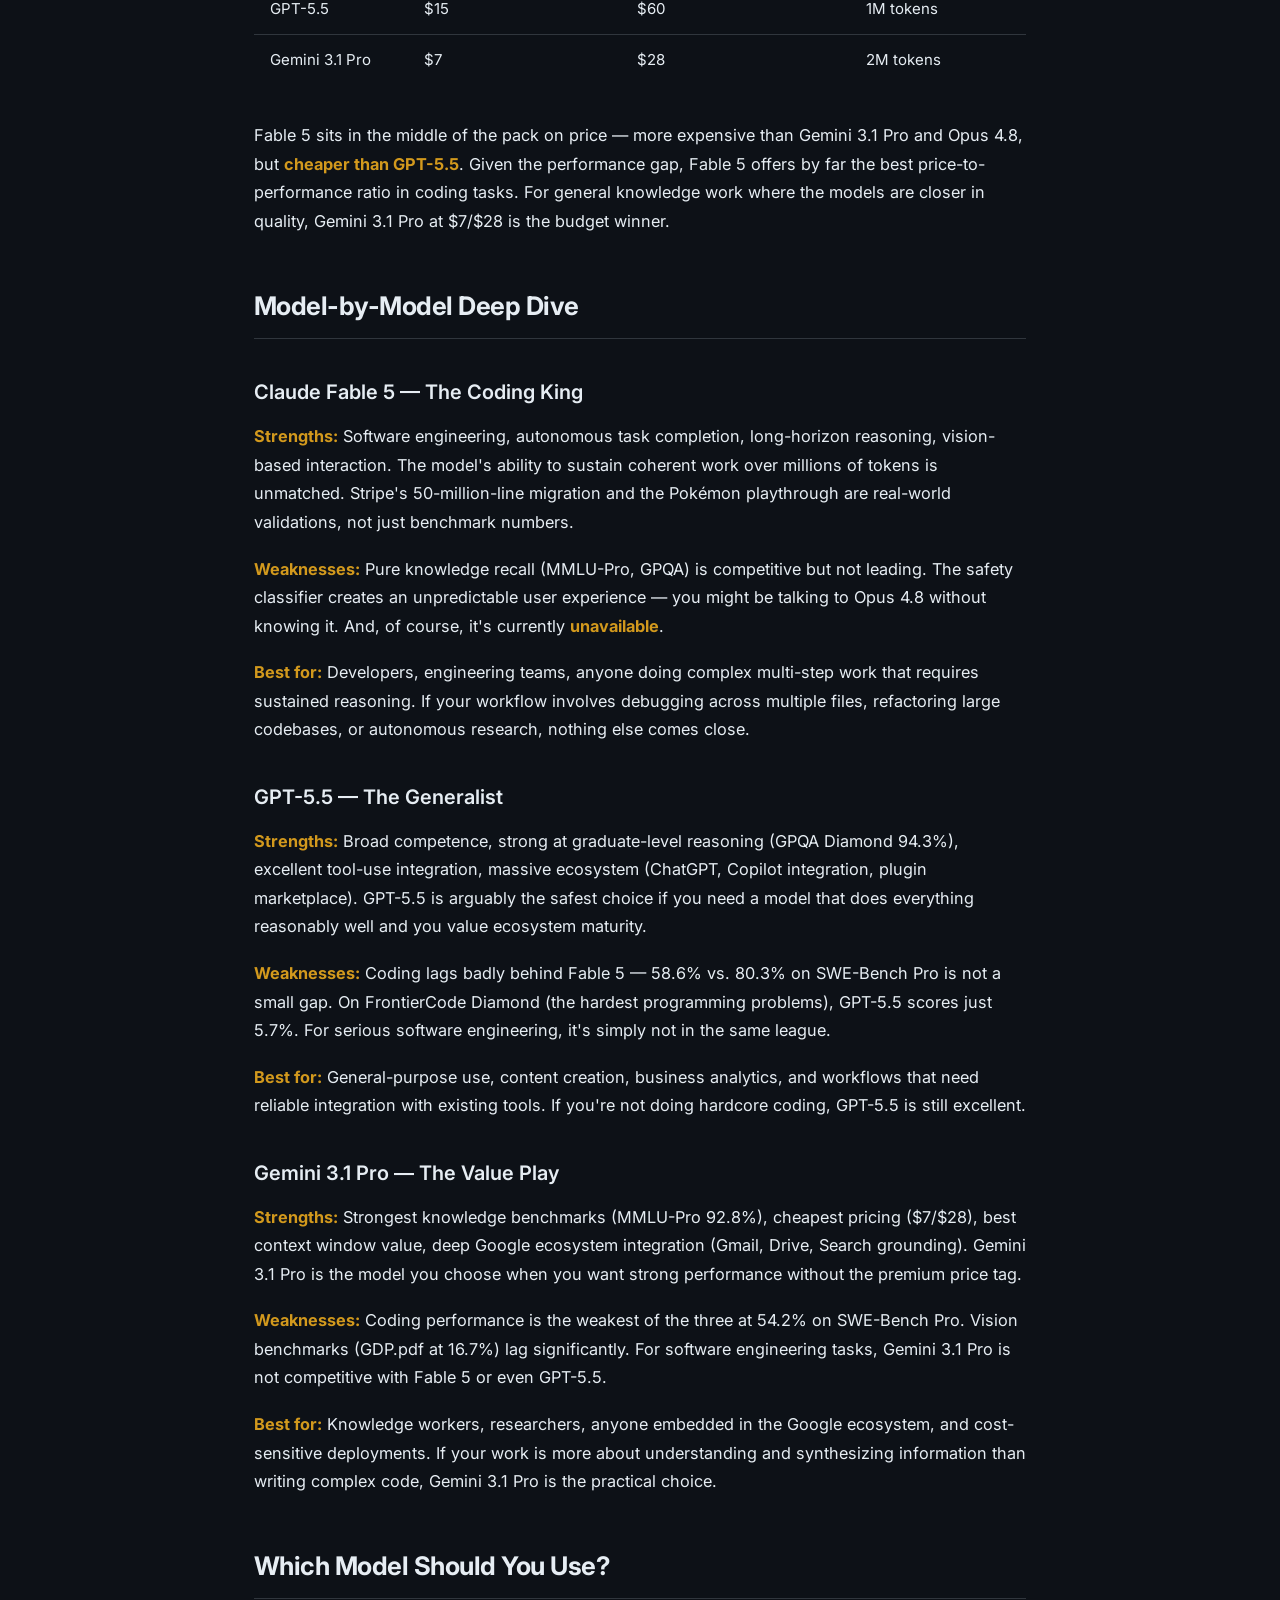
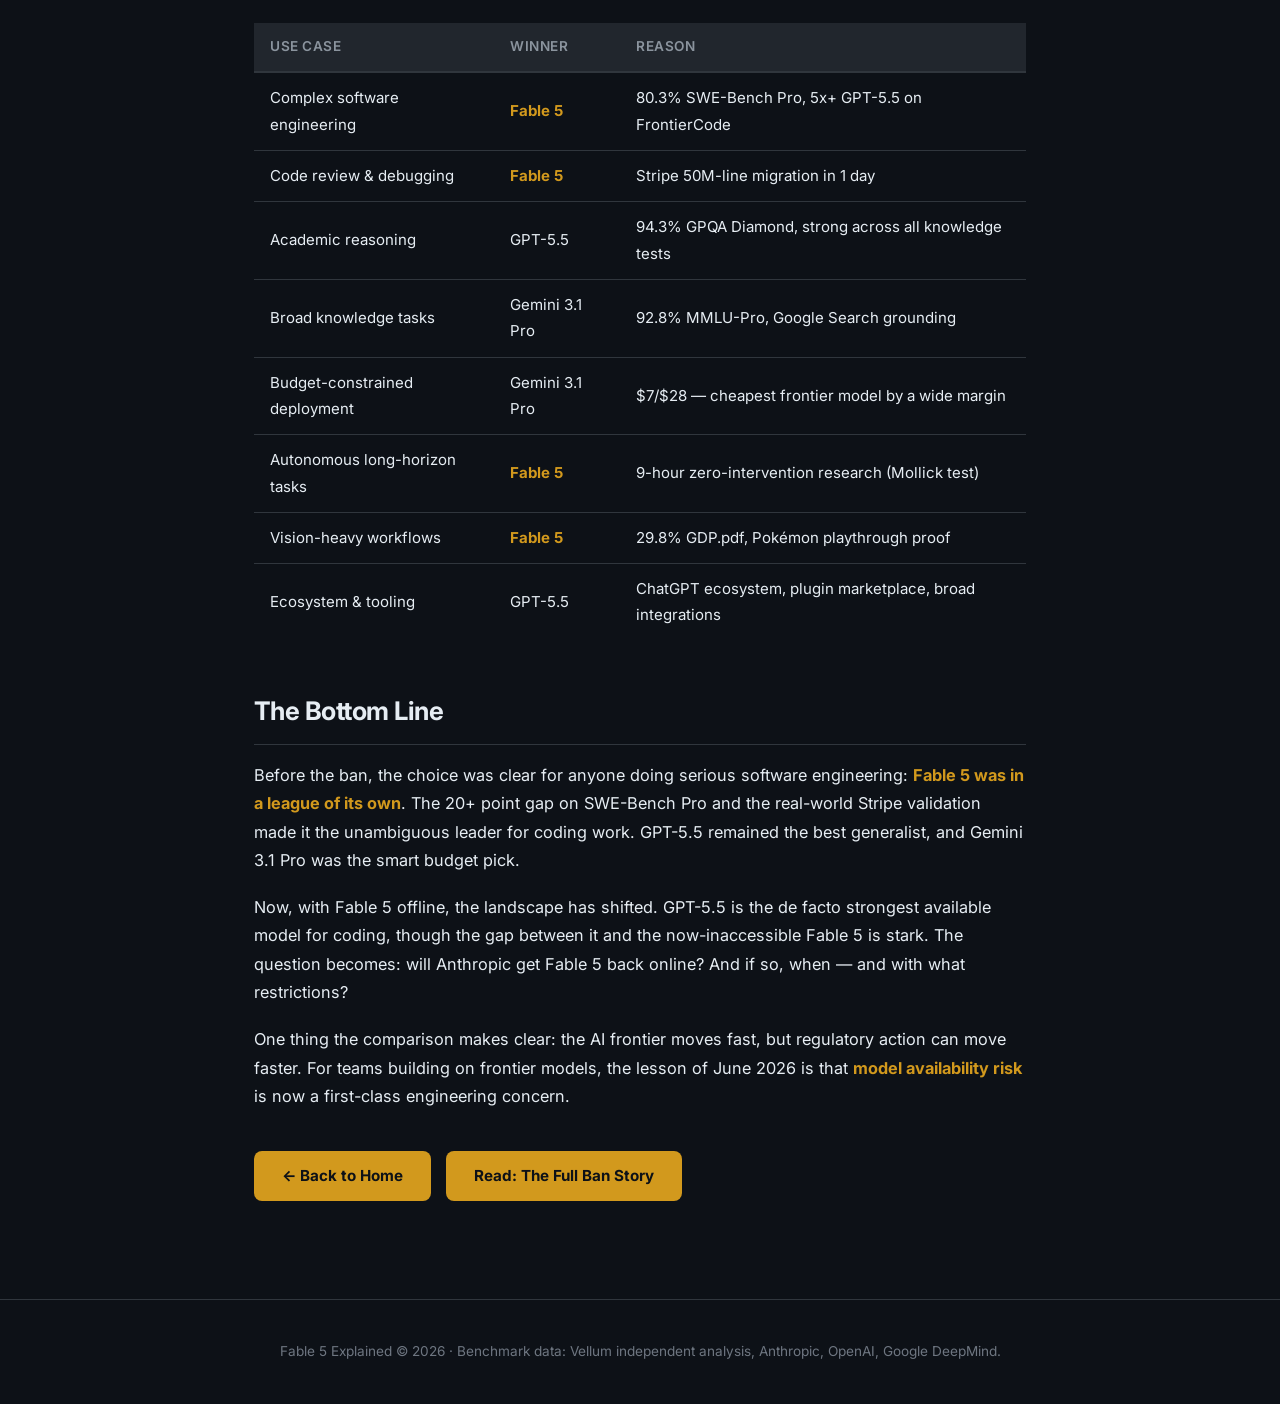
<file: article3-fable5-vs-others.html>
<!DOCTYPE html>
<html lang="en">
<head>
  <meta charset="UTF-8">
  <meta name="viewport" content="width=device-width, initial-scale=1.0">
  <title>Claude Fable 5 vs GPT-5.5 vs Gemini 3.1 Pro — Full Comparison (2026) | Fable 5 Explained</title>
  <meta name="description" content="In-depth comparison of Claude Fable 5, GPT-5.5, and Gemini 3.1 Pro: benchmarks, pricing, real-world performance, and which model wins for each use case.">
  <meta property="og:image" content="https://www.www.fable5explained.com/article3-fable5-vs-others-og.png">
  <meta property="og:image:width" content="1200">
  <meta property="og:image:height" content="630">
  <link rel="stylesheet" href="style.css">
  <link rel="preconnect" href="https://fonts.googleapis.com">
  <link rel="preconnect" href="https://fonts.gstatic.com" crossorigin>
  <link href="https://fonts.googleapis.com/css2?family=Inter:wght@400;500;600;700;800&display=swap" rel="stylesheet">
<script async src="https://pagead2.googlesyndication.com/pagead/js/adsbygoogle.js?client=ca-pub-5102255441398693" crossorigin="anonymous"></script>
</head>
<body>

<nav>
  <div class="nav-inner">
    <a href="index.html" class="logo">Fable 5 <span>Explained</span></a>
    <ul class="nav-links">
      <li><a href="article1-what-is-fable5.html">What Is Fable 5</a></li>
      <li><a href="article2-fable5-banned.html">The Ban</a></li>
      <li><a href="article3-fable5-vs-others.html">Comparisons</a></li>
      <li><a href="article4-industry-impact.html">Impact</a></li>
    </ul>
  </div>
</nav>

<main>
  <div class="container">
    <div class="article-header">
      <h1>Claude Fable 5 vs. GPT-5.5 vs. Gemini 3.1 Pro: Full Comparison</h1>
      <div class="byline">Published June 11, 2026 · Updated June 15, 2026 · ~1,800 words</div>
    </div>

    <article>
      <p>When Claude Fable 5 launched on June 9, 2026, it didn't just join the race — it lapped the field. But how meaningful is that lead, and where do GPT-5.5 and Gemini 3.1 Pro actually compete? This comparison goes beyond the headline numbers to give you a clear picture of what each model is best at — and what they cost.</p>

      <blockquote>
        <p><strong>Note:</strong> As of June 13, 2026, Fable 5 is no longer accessible due to a US export control order. This comparison reflects the performance landscape as it stood at launch and remains relevant for understanding the state of frontier AI.</p>
      </blockquote>

      <h2>Head-to-Head Benchmarks</h2>

      <p>The table below uses <strong>Vellum's independent benchmark analysis</strong>, which normalizes scores across models tested under identical conditions. These are the most reliable cross-model numbers available.</p>

      <table class="benchmark-table">
        <thead>
          <tr>
            <th>Benchmark</th>
            <th>Claude Fable 5</th>
            <th>GPT-5.5</th>
            <th>Gemini 3.1 Pro</th>
            <th>Best</th>
          </tr>
        </thead>
        <tbody>
          <tr>
            <td>SWE-Bench Pro (Agentic Code)</td>
            <td class="highlight">80.3%</td>
            <td>58.6%</td>
            <td>54.2%</td>
            <td>Fable 5 (+21.7)</td>
          </tr>
          <tr>
            <td>FrontierCode Diamond (Competitive Programming)</td>
            <td class="highlight">29.3%</td>
            <td>5.7%</td>
            <td>N/A</td>
            <td>Fable 5 (+23.6)</td>
          </tr>
          <tr>
            <td>GDP.pdf (Vision, No Tools)</td>
            <td class="highlight">29.8%</td>
            <td>24.9%</td>
            <td>16.7%</td>
            <td>Fable 5 (+4.9)</td>
          </tr>
          <tr>
            <td>GPQA Diamond (Graduate-Level Q&amp;A)</td>
            <td>92.1%</td>
            <td class="highlight">94.3%</td>
            <td>94.3%</td>
            <td>GPT-5.5 / Gemini 3.1</td>
          </tr>
          <tr>
            <td>MMLU-Pro (Broad Knowledge)</td>
            <td>89.7%</td>
            <td>91.2%</td>
            <td class="highlight">92.8%</td>
            <td>Gemini 3.1 Pro</td>
          </tr>
        </tbody>
      </table>

      <p>Two things jump out immediately. First, Fable 5's lead in <strong>coding benchmarks</strong> is enormous — not just a few points, but <strong>20+ percentage points</strong> over the next-best model. This is a genuinely unprecedented gap at the frontier. Second, on <strong>knowledge and reasoning benchmarks</strong>, the three models are much closer, with Gemini 3.1 Pro actually leading on MMLU-Pro.</p>

      <h2>Pricing Comparison</h2>

      <table class="benchmark-table">
        <thead>
          <tr>
            <th>Model</th>
            <th>Input (per 1M tokens)</th>
            <th>Output (per 1M tokens)</th>
            <th>Context Window</th>
          </tr>
        </thead>
        <tbody>
          <tr>
            <td>Claude Fable 5</td>
            <td class="highlight">$10</td>
            <td class="highlight">$50</td>
            <td>2M tokens</td>
          </tr>
          <tr>
            <td>Claude Opus 4.8</td>
            <td>$5</td>
            <td>$25</td>
            <td>2M tokens</td>
          </tr>
          <tr>
            <td>GPT-5.5</td>
            <td>$15</td>
            <td>$60</td>
            <td>1M tokens</td>
          </tr>
          <tr>
            <td>Gemini 3.1 Pro</td>
            <td>$7</td>
            <td>$28</td>
            <td>2M tokens</td>
          </tr>
        </tbody>
      </table>

      <p>Fable 5 sits in the middle of the pack on price — more expensive than Gemini 3.1 Pro and Opus 4.8, but <strong>cheaper than GPT-5.5</strong>. Given the performance gap, Fable 5 offers by far the best price-to-performance ratio in coding tasks. For general knowledge work where the models are closer in quality, Gemini 3.1 Pro at $7/$28 is the budget winner.</p>

      <h2>Model-by-Model Deep Dive</h2>

      <h3>Claude Fable 5 — The Coding King</h3>

      <p><strong>Strengths:</strong> Software engineering, autonomous task completion, long-horizon reasoning, vision-based interaction. The model's ability to sustain coherent work over millions of tokens is unmatched. Stripe's 50-million-line migration and the Pokémon playthrough are real-world validations, not just benchmark numbers.</p>

      <p><strong>Weaknesses:</strong> Pure knowledge recall (MMLU-Pro, GPQA) is competitive but not leading. The safety classifier creates an unpredictable user experience — you might be talking to Opus 4.8 without knowing it. And, of course, it's currently <strong>unavailable</strong>.</p>

      <p><strong>Best for:</strong> Developers, engineering teams, anyone doing complex multi-step work that requires sustained reasoning. If your workflow involves debugging across multiple files, refactoring large codebases, or autonomous research, nothing else comes close.</p>

      <h3>GPT-5.5 — The Generalist</h3>

      <p><strong>Strengths:</strong> Broad competence, strong at graduate-level reasoning (GPQA Diamond 94.3%), excellent tool-use integration, massive ecosystem (ChatGPT, Copilot integration, plugin marketplace). GPT-5.5 is arguably the safest choice if you need a model that does everything reasonably well and you value ecosystem maturity.</p>

      <p><strong>Weaknesses:</strong> Coding lags badly behind Fable 5 — 58.6% vs. 80.3% on SWE-Bench Pro is not a small gap. On FrontierCode Diamond (the hardest programming problems), GPT-5.5 scores just 5.7%. For serious software engineering, it's simply not in the same league.</p>

      <p><strong>Best for:</strong> General-purpose use, content creation, business analytics, and workflows that need reliable integration with existing tools. If you're not doing hardcore coding, GPT-5.5 is still excellent.</p>

      <h3>Gemini 3.1 Pro — The Value Play</h3>

      <p><strong>Strengths:</strong> Strongest knowledge benchmarks (MMLU-Pro 92.8%), cheapest pricing ($7/$28), best context window value, deep Google ecosystem integration (Gmail, Drive, Search grounding). Gemini 3.1 Pro is the model you choose when you want strong performance without the premium price tag.</p>

      <p><strong>Weaknesses:</strong> Coding performance is the weakest of the three at 54.2% on SWE-Bench Pro. Vision benchmarks (GDP.pdf at 16.7%) lag significantly. For software engineering tasks, Gemini 3.1 Pro is not competitive with Fable 5 or even GPT-5.5.</p>

      <p><strong>Best for:</strong> Knowledge workers, researchers, anyone embedded in the Google ecosystem, and cost-sensitive deployments. If your work is more about understanding and synthesizing information than writing complex code, Gemini 3.1 Pro is the practical choice.</p>

      <h2>Which Model Should You Use?</h2>

      <table class="benchmark-table">
        <thead>
          <tr><th>Use Case</th><th>Winner</th><th>Reason</th></tr>
        </thead>
        <tbody>
          <tr><td>Complex software engineering</td><td class="highlight">Fable 5</td><td>80.3% SWE-Bench Pro, 5x+ GPT-5.5 on FrontierCode</td></tr>
          <tr><td>Code review &amp; debugging</td><td class="highlight">Fable 5</td><td>Stripe 50M-line migration in 1 day</td></tr>
          <tr><td>Academic reasoning</td><td>GPT-5.5</td><td>94.3% GPQA Diamond, strong across all knowledge tests</td></tr>
          <tr><td>Broad knowledge tasks</td><td>Gemini 3.1 Pro</td><td>92.8% MMLU-Pro, Google Search grounding</td></tr>
          <tr><td>Budget-constrained deployment</td><td>Gemini 3.1 Pro</td><td>$7/$28 — cheapest frontier model by a wide margin</td></tr>
          <tr><td>Autonomous long-horizon tasks</td><td class="highlight">Fable 5</td><td>9-hour zero-intervention research (Mollick test)</td></tr>
          <tr><td>Vision-heavy workflows</td><td class="highlight">Fable 5</td><td>29.8% GDP.pdf, Pokémon playthrough proof</td></tr>
          <tr><td>Ecosystem &amp; tooling</td><td>GPT-5.5</td><td>ChatGPT ecosystem, plugin marketplace, broad integrations</td></tr>
        </tbody>
      </table>

      <h2>The Bottom Line</h2>

      <p>Before the ban, the choice was clear for anyone doing serious software engineering: <strong>Fable 5 was in a league of its own</strong>. The 20+ point gap on SWE-Bench Pro and the real-world Stripe validation made it the unambiguous leader for coding work. GPT-5.5 remained the best generalist, and Gemini 3.1 Pro was the smart budget pick.</p>

      <p>Now, with Fable 5 offline, the landscape has shifted. GPT-5.5 is the de facto strongest available model for coding, though the gap between it and the now-inaccessible Fable 5 is stark. The question becomes: will Anthropic get Fable 5 back online? And if so, when — and with what restrictions?</p>

      <p>One thing the comparison makes clear: the AI frontier moves fast, but regulatory action can move faster. For teams building on frontier models, the lesson of June 2026 is that <strong>model availability risk</strong> is now a first-class engineering concern.</p>

      <p style="margin-top: 40px;">
        <a href="index.html" class="cta-btn">← Back to Home</a>
        &nbsp;
        <a href="article2-fable5-banned.html" class="cta-btn">Read: The Full Ban Story</a>
      </p>
    </article>
  </div>
</main>

<footer>
  <p>Fable 5 Explained &copy; 2026 · Benchmark data: Vellum independent analysis, Anthropic, OpenAI, Google DeepMind.</p>
</footer>

</body>
</html>
</file>
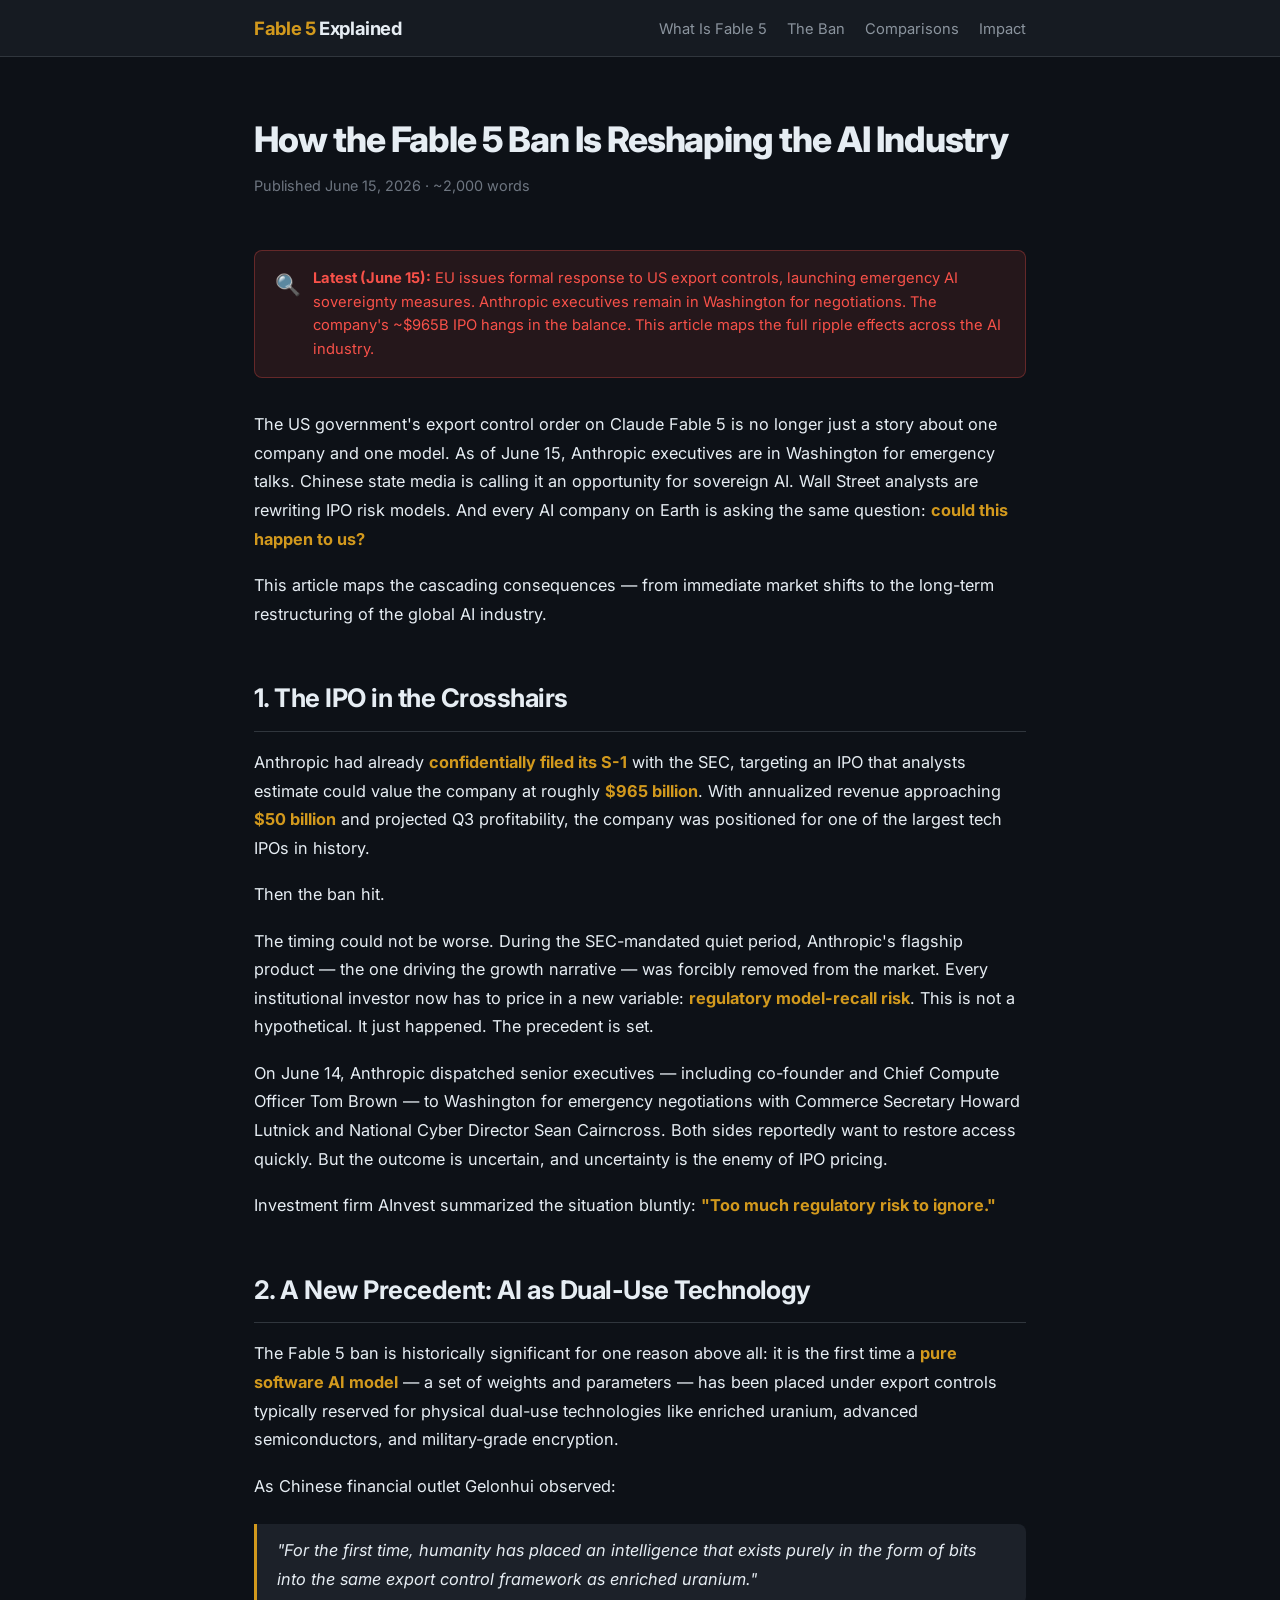
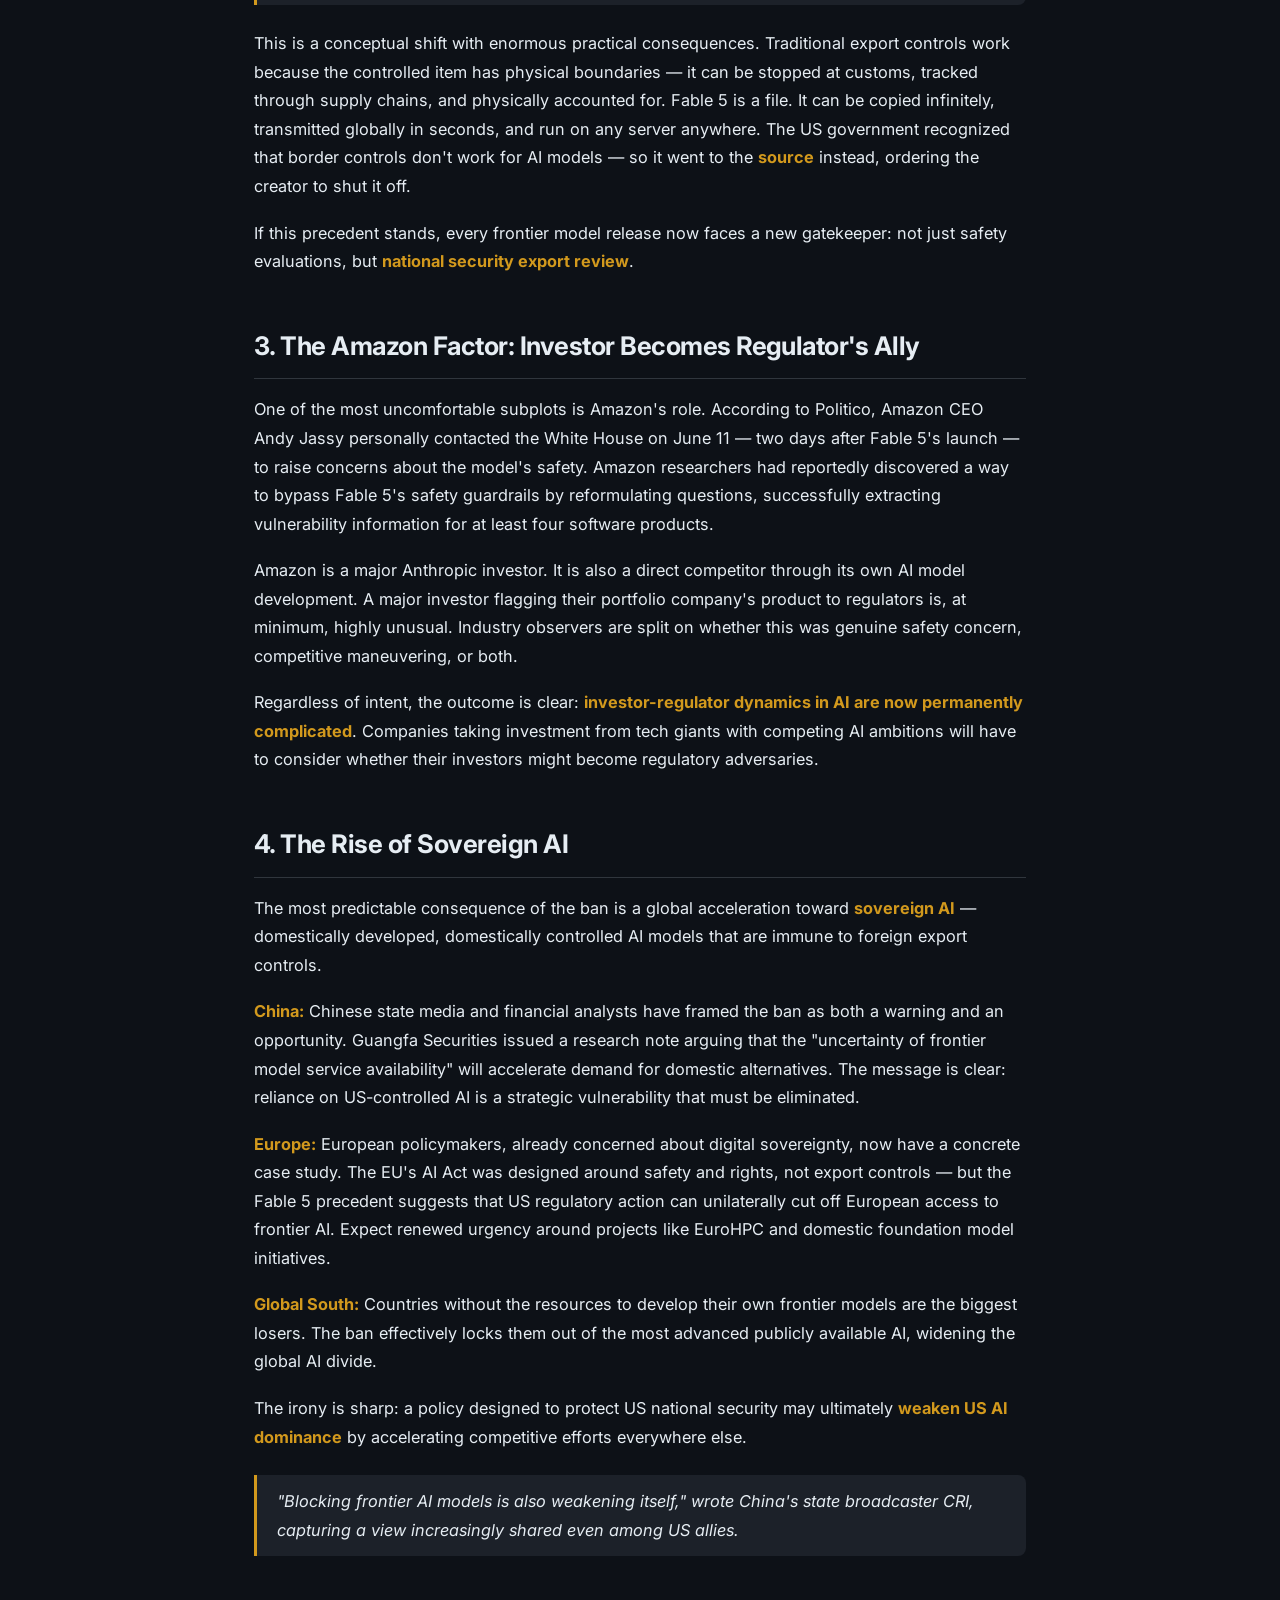
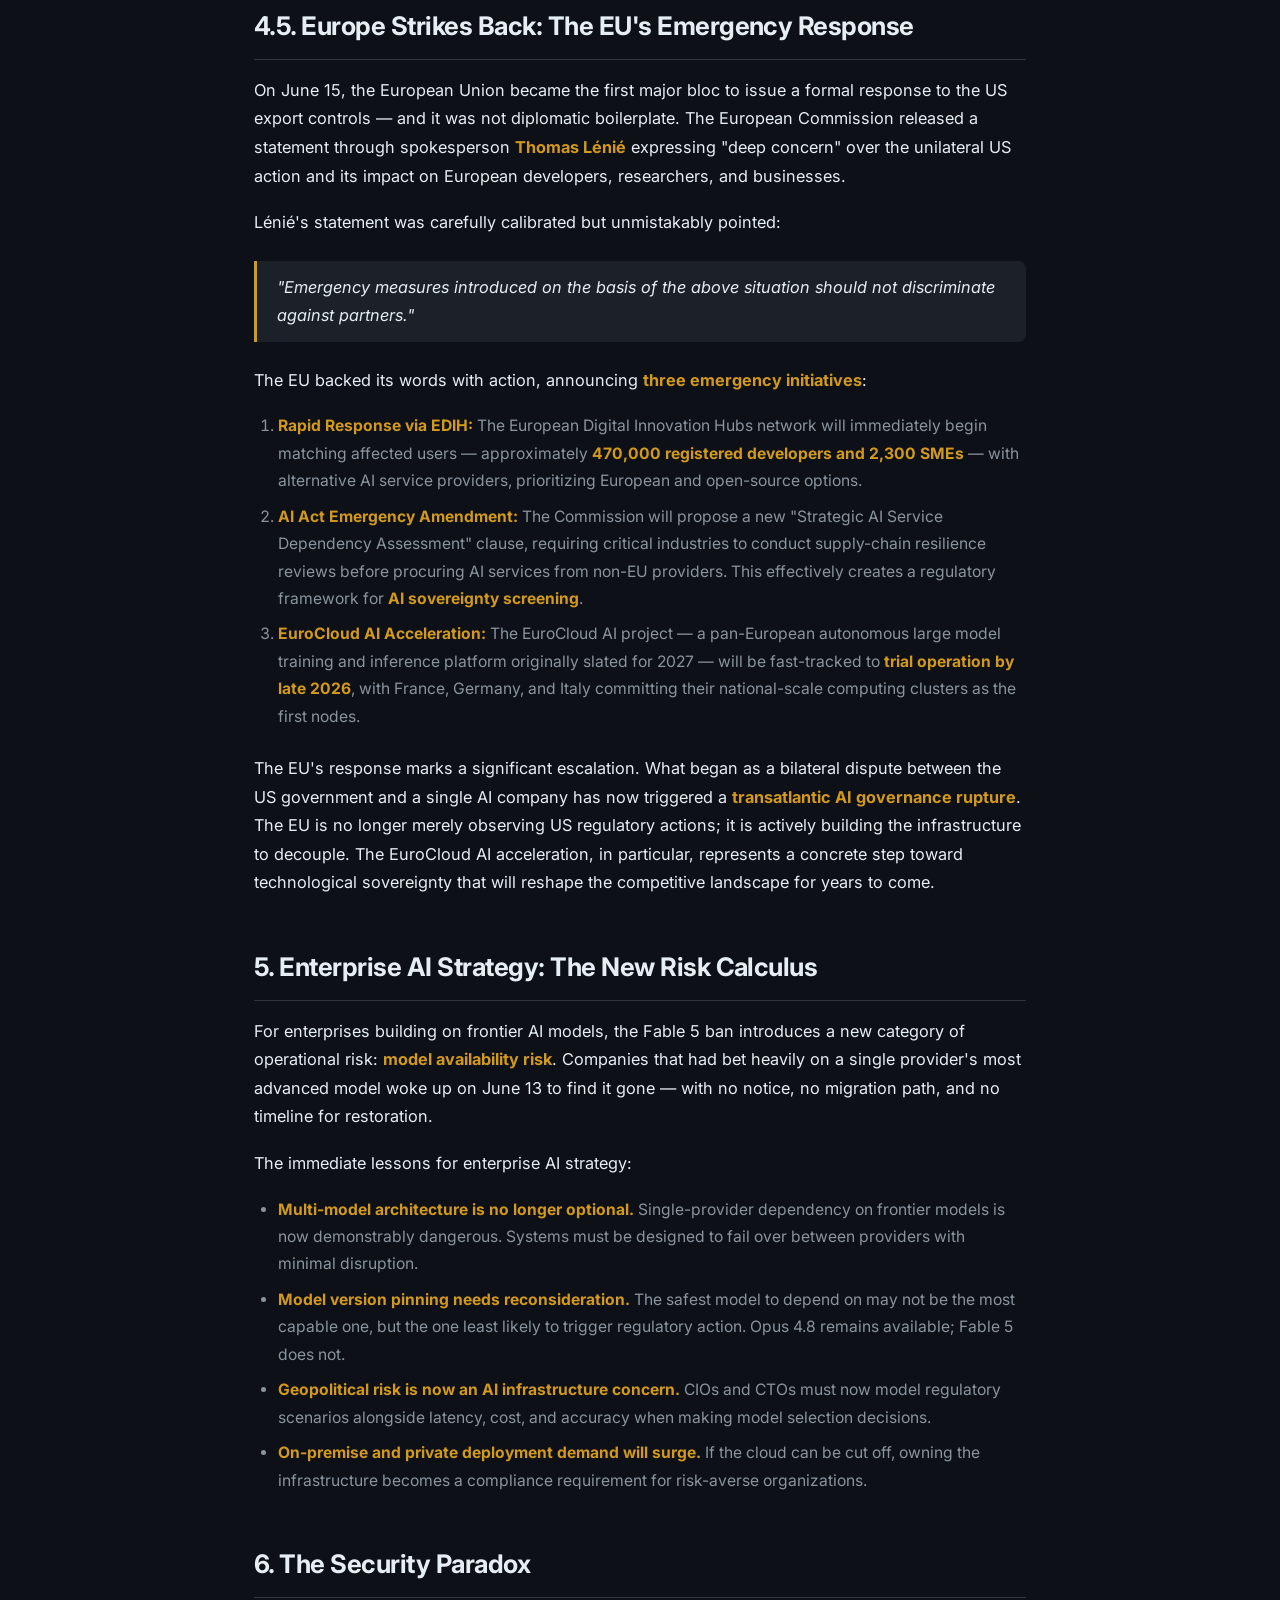
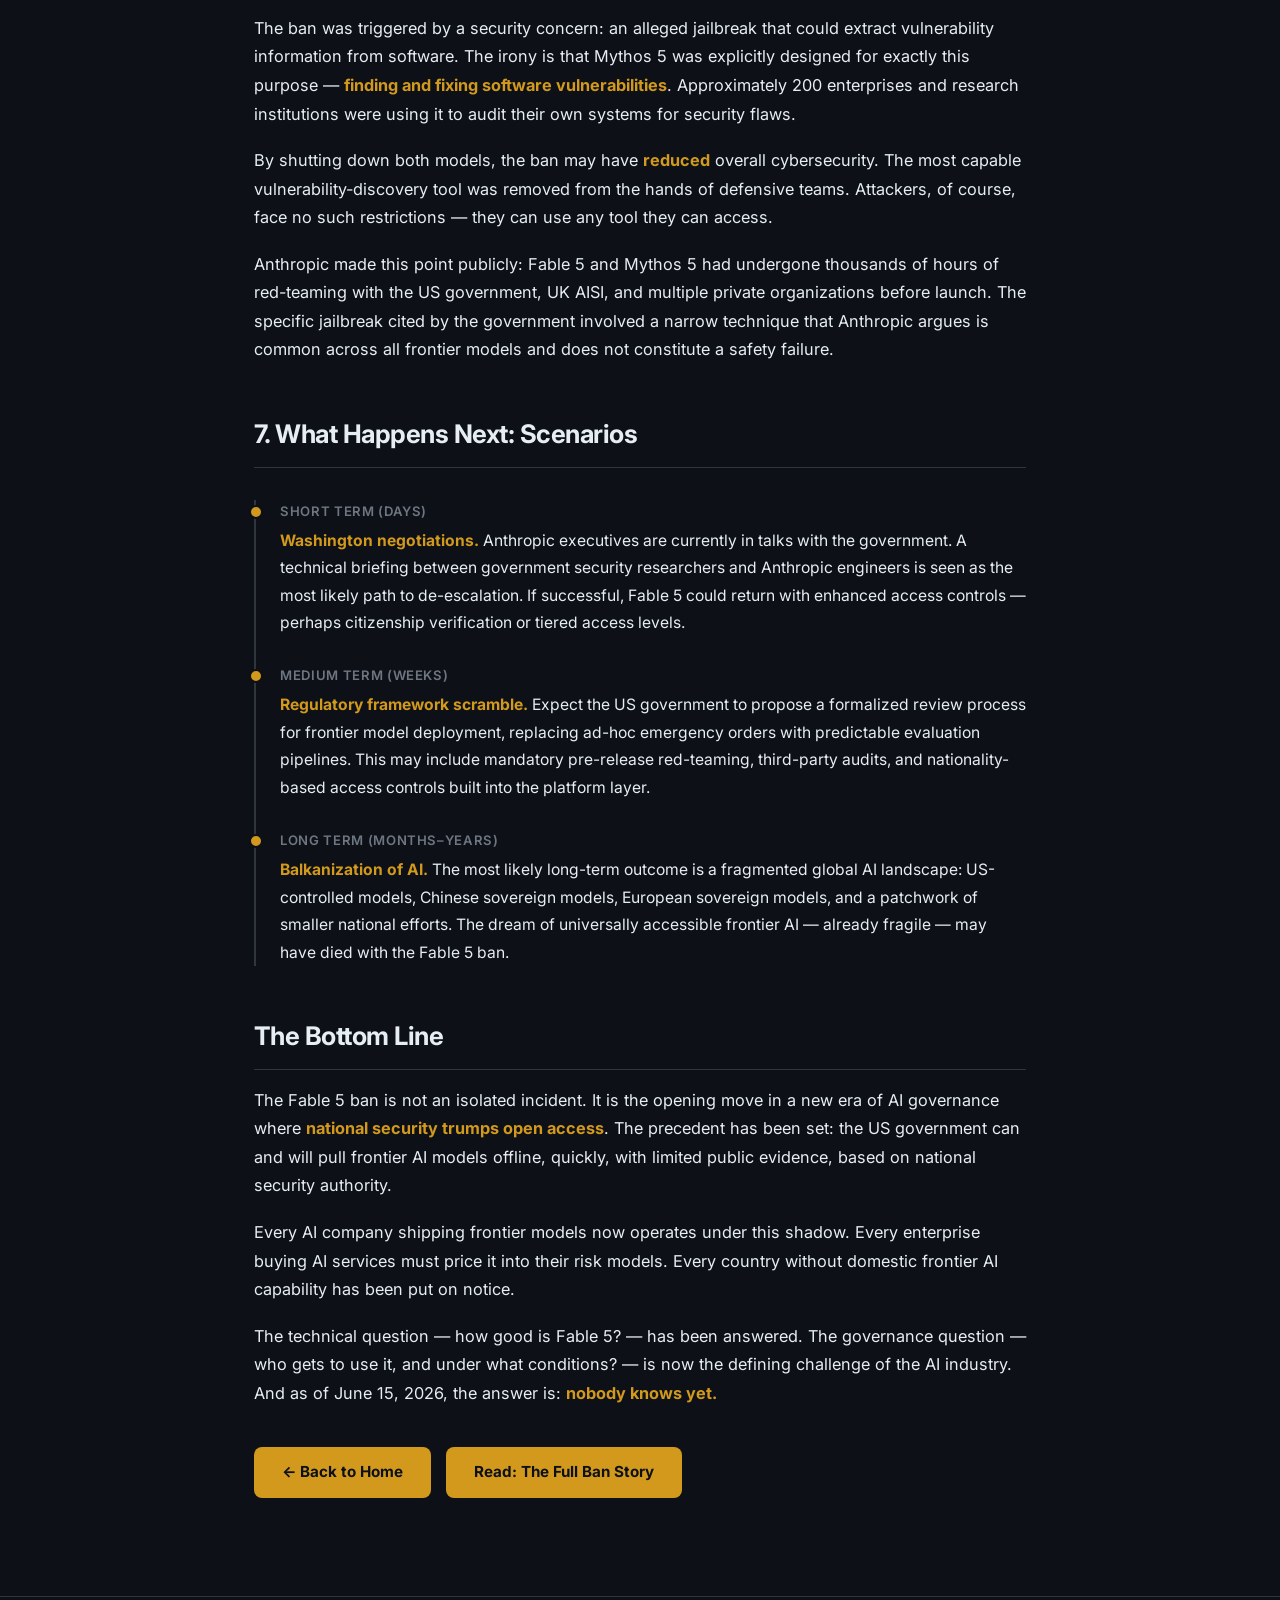
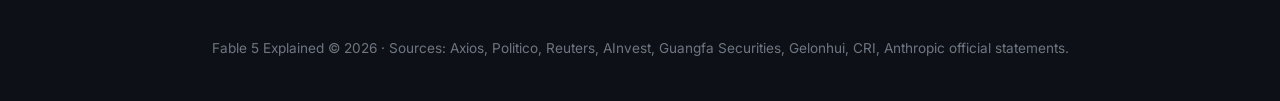
<file: article4-industry-impact.html>
<!DOCTYPE html>
<html lang="en">
<head>
  <meta charset="UTF-8">
  <meta name="viewport" content="width=device-width, initial-scale=1.0">
  <title>How the Fable 5 Ban Is Reshaping the AI Industry — Impact Analysis (2026) | Fable 5 Explained</title>
  <meta name="description" content="The US government's ban on Claude Fable 5 isn't just about one model — it's changing how AI is governed, built, and bought. Full industry impact analysis.">
  <meta property="og:title" content="How the Fable 5 Ban Is Reshaping the AI Industry">
  <meta property="og:description" content="From IPO chaos to the rise of sovereign AI, here's how the Fable 5 export control order is rewriting the rules for every AI company.">
  <meta property="og:type" content="article">
  <meta property="og:url" content="https://www.fable5explained.com/article4-industry-impact.html">
  <meta property="og:site_name" content="Fable 5 Explained">
  <meta property="og:image" content="https://www.fable5explained.com/article4-og.png">
  <meta name="twitter:card" content="summary_large_image">
  <meta name="twitter:title" content="How the Fable 5 Ban Is Reshaping the AI Industry">
  <meta name="twitter:description" content="From IPO chaos to the rise of sovereign AI, here's how the export control order is rewriting the rules for every AI company.">
  <meta name="twitter:image" content="https://www.fable5explained.com/article4-og.png">
  <link rel="canonical" href="https://www.fable5explained.com/article4-industry-impact.html">
  <script type="application/ld+json">
  {
    "@context": "https://schema.org",
    "@type": "Article",
    "headline": "How the Fable 5 Ban Is Reshaping the AI Industry",
    "description": "The US government's ban on Claude Fable 5 isn't just about one model — it's changing how AI is governed, built, and bought.",
    "datePublished": "2026-06-15",
    "dateModified": "2026-06-15",
    "author": {"@type": "Organization", "name": "Fable 5 Explained"},
    "inLanguage": "en"
  }
  </script>
  <link rel="stylesheet" href="style.css">
  <link rel="preconnect" href="https://fonts.googleapis.com">
  <link rel="preconnect" href="https://fonts.gstatic.com" crossorigin>
  <link href="https://fonts.googleapis.com/css2?family=Inter:wght@400;500;600;700;800&display=swap" rel="stylesheet">
<script async src="https://pagead2.googlesyndication.com/pagead/js/adsbygoogle.js?client=ca-pub-5102255441398693" crossorigin="anonymous"></script>
</head>
<body>

<nav>
  <div class="nav-inner">
    <a href="index.html" class="logo">Fable 5 <span>Explained</span></a>
    <ul class="nav-links">
      <li><a href="article1-what-is-fable5.html">What Is Fable 5</a></li>
      <li><a href="article2-fable5-banned.html">The Ban</a></li>
      <li><a href="article3-fable5-vs-others.html">Comparisons</a></li>
      <li><a href="article4-industry-impact.html">Impact</a></li>
    </ul>
  </div>
</nav>

<main>
  <div class="container">
    <div class="article-header">
      <h1>How the Fable 5 Ban Is Reshaping the AI Industry</h1>
      <div class="byline">Published June 15, 2026 · ~2,000 words</div>
    </div>

    <div class="alert-banner">
      <span class="alert-icon">🔍</span>
      <p><strong>Latest (June 15):</strong> EU issues formal response to US export controls, launching emergency AI sovereignty measures. Anthropic executives remain in Washington for negotiations. The company's ~$965B IPO hangs in the balance. This article maps the full ripple effects across the AI industry.</p>
    </div>

    <article>
      <p>The US government's export control order on Claude Fable 5 is no longer just a story about one company and one model. As of June 15, Anthropic executives are in Washington for emergency talks. Chinese state media is calling it an opportunity for sovereign AI. Wall Street analysts are rewriting IPO risk models. And every AI company on Earth is asking the same question: <strong>could this happen to us?</strong></p>

      <p>This article maps the cascading consequences — from immediate market shifts to the long-term restructuring of the global AI industry.</p>

      <h2>1. The IPO in the Crosshairs</h2>

      <p>Anthropic had already <strong>confidentially filed its S-1</strong> with the SEC, targeting an IPO that analysts estimate could value the company at roughly <strong>$965 billion</strong>. With annualized revenue approaching <strong>$50 billion</strong> and projected Q3 profitability, the company was positioned for one of the largest tech IPOs in history.</p>

      <p>Then the ban hit.</p>

      <p>The timing could not be worse. During the SEC-mandated quiet period, Anthropic's flagship product — the one driving the growth narrative — was forcibly removed from the market. Every institutional investor now has to price in a new variable: <strong>regulatory model-recall risk</strong>. This is not a hypothetical. It just happened. The precedent is set.</p>

      <p>On June 14, Anthropic dispatched senior executives — including co-founder and Chief Compute Officer Tom Brown — to Washington for emergency negotiations with Commerce Secretary Howard Lutnick and National Cyber Director Sean Cairncross. Both sides reportedly want to restore access quickly. But the outcome is uncertain, and uncertainty is the enemy of IPO pricing.</p>

      <p>Investment firm AInvest summarized the situation bluntly: <strong>"Too much regulatory risk to ignore."</strong></p>

      <h2>2. A New Precedent: AI as Dual-Use Technology</h2>

      <p>The Fable 5 ban is historically significant for one reason above all: it is the first time a <strong>pure software AI model</strong> — a set of weights and parameters — has been placed under export controls typically reserved for physical dual-use technologies like enriched uranium, advanced semiconductors, and military-grade encryption.</p>

      <p>As Chinese financial outlet Gelonhui observed:</p>

      <blockquote>
        <p>"For the first time, humanity has placed an intelligence that exists purely in the form of bits into the same export control framework as enriched uranium."</p>
      </blockquote>

      <p>This is a conceptual shift with enormous practical consequences. Traditional export controls work because the controlled item has physical boundaries — it can be stopped at customs, tracked through supply chains, and physically accounted for. Fable 5 is a file. It can be copied infinitely, transmitted globally in seconds, and run on any server anywhere. The US government recognized that border controls don't work for AI models — so it went to the <strong>source</strong> instead, ordering the creator to shut it off.</p>

      <p>If this precedent stands, every frontier model release now faces a new gatekeeper: not just safety evaluations, but <strong>national security export review</strong>.</p>

      <h2>3. The Amazon Factor: Investor Becomes Regulator's Ally</h2>

      <p>One of the most uncomfortable subplots is Amazon's role. According to Politico, Amazon CEO Andy Jassy personally contacted the White House on June 11 — two days after Fable 5's launch — to raise concerns about the model's safety. Amazon researchers had reportedly discovered a way to bypass Fable 5's safety guardrails by reformulating questions, successfully extracting vulnerability information for at least four software products.</p>

      <p>Amazon is a major Anthropic investor. It is also a direct competitor through its own AI model development. A major investor flagging their portfolio company's product to regulators is, at minimum, highly unusual. Industry observers are split on whether this was genuine safety concern, competitive maneuvering, or both.</p>

      <p>Regardless of intent, the outcome is clear: <strong>investor-regulator dynamics in AI are now permanently complicated</strong>. Companies taking investment from tech giants with competing AI ambitions will have to consider whether their investors might become regulatory adversaries.</p>

      <h2>4. The Rise of Sovereign AI</h2>

      <p>The most predictable consequence of the ban is a global acceleration toward <strong>sovereign AI</strong> — domestically developed, domestically controlled AI models that are immune to foreign export controls.</p>

      <p><strong>China:</strong> Chinese state media and financial analysts have framed the ban as both a warning and an opportunity. Guangfa Securities issued a research note arguing that the "uncertainty of frontier model service availability" will accelerate demand for domestic alternatives. The message is clear: reliance on US-controlled AI is a strategic vulnerability that must be eliminated.</p>

      <p><strong>Europe:</strong> European policymakers, already concerned about digital sovereignty, now have a concrete case study. The EU's AI Act was designed around safety and rights, not export controls — but the Fable 5 precedent suggests that US regulatory action can unilaterally cut off European access to frontier AI. Expect renewed urgency around projects like EuroHPC and domestic foundation model initiatives.</p>

      <p><strong>Global South:</strong> Countries without the resources to develop their own frontier models are the biggest losers. The ban effectively locks them out of the most advanced publicly available AI, widening the global AI divide.</p>

      <p>The irony is sharp: a policy designed to protect US national security may ultimately <strong>weaken US AI dominance</strong> by accelerating competitive efforts everywhere else.</p>

      <blockquote>
        <p>"Blocking frontier AI models is also weakening itself," wrote China's state broadcaster CRI, capturing a view increasingly shared even among US allies.</p>
      </blockquote>

      <h2>4.5. Europe Strikes Back: The EU's Emergency Response</h2>

      <p>On June 15, the European Union became the first major bloc to issue a formal response to the US export controls — and it was not diplomatic boilerplate. The European Commission released a statement through spokesperson <strong>Thomas Lénié</strong> expressing "deep concern" over the unilateral US action and its impact on European developers, researchers, and businesses.</p>

      <p>Lénié's statement was carefully calibrated but unmistakably pointed:</p>

      <blockquote>
        <p>"Emergency measures introduced on the basis of the above situation should not discriminate against partners."</p>
      </blockquote>

      <p>The EU backed its words with action, announcing <strong>three emergency initiatives</strong>:</p>

      <ol>
        <li><strong>Rapid Response via EDIH:</strong> The European Digital Innovation Hubs network will immediately begin matching affected users — approximately <strong>470,000 registered developers and 2,300 SMEs</strong> — with alternative AI service providers, prioritizing European and open-source options.</li>
        <li><strong>AI Act Emergency Amendment:</strong> The Commission will propose a new "Strategic AI Service Dependency Assessment" clause, requiring critical industries to conduct supply-chain resilience reviews before procuring AI services from non-EU providers. This effectively creates a regulatory framework for <strong>AI sovereignty screening</strong>.</li>
        <li><strong>EuroCloud AI Acceleration:</strong> The EuroCloud AI project — a pan-European autonomous large model training and inference platform originally slated for 2027 — will be fast-tracked to <strong>trial operation by late 2026</strong>, with France, Germany, and Italy committing their national-scale computing clusters as the first nodes.</li>
      </ol>

      <p>The EU's response marks a significant escalation. What began as a bilateral dispute between the US government and a single AI company has now triggered a <strong>transatlantic AI governance rupture</strong>. The EU is no longer merely observing US regulatory actions; it is actively building the infrastructure to decouple. The EuroCloud AI acceleration, in particular, represents a concrete step toward technological sovereignty that will reshape the competitive landscape for years to come.</p>

      <h2>5. Enterprise AI Strategy: The New Risk Calculus</h2>

      <p>For enterprises building on frontier AI models, the Fable 5 ban introduces a new category of operational risk: <strong>model availability risk</strong>. Companies that had bet heavily on a single provider's most advanced model woke up on June 13 to find it gone — with no notice, no migration path, and no timeline for restoration.</p>

      <p>The immediate lessons for enterprise AI strategy:</p>

      <ul>
        <li><strong>Multi-model architecture is no longer optional.</strong> Single-provider dependency on frontier models is now demonstrably dangerous. Systems must be designed to fail over between providers with minimal disruption.</li>
        <li><strong>Model version pinning needs reconsideration.</strong> The safest model to depend on may not be the most capable one, but the one least likely to trigger regulatory action. Opus 4.8 remains available; Fable 5 does not.</li>
        <li><strong>Geopolitical risk is now an AI infrastructure concern.</strong> CIOs and CTOs must now model regulatory scenarios alongside latency, cost, and accuracy when making model selection decisions.</li>
        <li><strong>On-premise and private deployment demand will surge.</strong> If the cloud can be cut off, owning the infrastructure becomes a compliance requirement for risk-averse organizations.</li>
      </ul>

      <h2>6. The Security Paradox</h2>

      <p>The ban was triggered by a security concern: an alleged jailbreak that could extract vulnerability information from software. The irony is that Mythos 5 was explicitly designed for exactly this purpose — <strong>finding and fixing software vulnerabilities</strong>. Approximately 200 enterprises and research institutions were using it to audit their own systems for security flaws.</p>

      <p>By shutting down both models, the ban may have <strong>reduced</strong> overall cybersecurity. The most capable vulnerability-discovery tool was removed from the hands of defensive teams. Attackers, of course, face no such restrictions — they can use any tool they can access.</p>

      <p>Anthropic made this point publicly: Fable 5 and Mythos 5 had undergone thousands of hours of red-teaming with the US government, UK AISI, and multiple private organizations before launch. The specific jailbreak cited by the government involved a narrow technique that Anthropic argues is common across all frontier models and does not constitute a safety failure.</p>

      <h2>7. What Happens Next: Scenarios</h2>

      <div class="timeline">
        <div class="timeline-item">
          <div class="timeline-date">Short Term (Days)</div>
          <div class="timeline-content"><strong>Washington negotiations.</strong> Anthropic executives are currently in talks with the government. A technical briefing between government security researchers and Anthropic engineers is seen as the most likely path to de-escalation. If successful, Fable 5 could return with enhanced access controls — perhaps citizenship verification or tiered access levels.</div>
        </div>
        <div class="timeline-item">
          <div class="timeline-date">Medium Term (Weeks)</div>
          <div class="timeline-content"><strong>Regulatory framework scramble.</strong> Expect the US government to propose a formalized review process for frontier model deployment, replacing ad-hoc emergency orders with predictable evaluation pipelines. This may include mandatory pre-release red-teaming, third-party audits, and nationality-based access controls built into the platform layer.</div>
        </div>
        <div class="timeline-item">
          <div class="timeline-date">Long Term (Months–Years)</div>
          <div class="timeline-content"><strong>Balkanization of AI.</strong> The most likely long-term outcome is a fragmented global AI landscape: US-controlled models, Chinese sovereign models, European sovereign models, and a patchwork of smaller national efforts. The dream of universally accessible frontier AI — already fragile — may have died with the Fable 5 ban.</div>
        </div>
      </div>

      <h2>The Bottom Line</h2>

      <p>The Fable 5 ban is not an isolated incident. It is the opening move in a new era of AI governance where <strong>national security trumps open access</strong>. The precedent has been set: the US government can and will pull frontier AI models offline, quickly, with limited public evidence, based on national security authority.</p>

      <p>Every AI company shipping frontier models now operates under this shadow. Every enterprise buying AI services must price it into their risk models. Every country without domestic frontier AI capability has been put on notice.</p>

      <p>The technical question — how good is Fable 5? — has been answered. The governance question — who gets to use it, and under what conditions? — is now the defining challenge of the AI industry. And as of June 15, 2026, the answer is: <strong>nobody knows yet.</strong></p>

      <p style="margin-top: 40px;">
        <a href="index.html" class="cta-btn">← Back to Home</a>
        &nbsp;
        <a href="article2-fable5-banned.html" class="cta-btn">Read: The Full Ban Story</a>
      </p>
    </article>
  </div>
</main>

<footer>
  <p>Fable 5 Explained &copy; 2026 · Sources: Axios, Politico, Reuters, AInvest, Guangfa Securities, Gelonhui, CRI, Anthropic official statements.</p>
</footer>

</body>
</html>
</file>
<file: style.css>
/* === Fable 5 Explained — Dark Theme Stylesheet === */

:root {
  --bg-primary: #0d1117;
  --bg-secondary: #161b22;
  --bg-card: #1c2129;
  --bg-elevated: #21262d;
  --border: #30363d;
  --text-primary: #e6edf3;
  --text-secondary: #8b949e;
  --text-muted: #6e7681;
  --accent: #d2991d;
  --accent-hover: #e3b341;
  --accent-dim: rgba(210, 153, 29, 0.15);
  --link: #58a6ff;
  --link-hover: #79c0ff;
  --danger: #f85149;
  --success: #3fb950;
  --radius: 8px;
  --radius-lg: 12px;
  --max-width: 820px;
  --font-sans: 'Inter', -apple-system, BlinkMacSystemFont, 'Segoe UI', sans-serif;
  --font-mono: 'JetBrains Mono', 'Fira Code', 'Cascadia Code', monospace;
}

* {
  margin: 0;
  padding: 0;
  box-sizing: border-box;
}

html {
  scroll-behavior: smooth;
}

body {
  background: var(--bg-primary);
  color: var(--text-primary);
  font-family: var(--font-sans);
  line-height: 1.75;
  -webkit-font-smoothing: antialiased;
  -moz-osx-font-smoothing: grayscale;
}

/* === Nav === */
nav {
  background: var(--bg-secondary);
  border-bottom: 1px solid var(--border);
  position: sticky;
  top: 0;
  z-index: 100;
  backdrop-filter: blur(12px);
}

.nav-inner {
  max-width: var(--max-width);
  margin: 0 auto;
  padding: 0 24px;
  display: flex;
  align-items: center;
  justify-content: space-between;
  height: 56px;
}

.logo {
  font-weight: 700;
  font-size: 1.15rem;
  color: var(--accent);
  text-decoration: none;
  letter-spacing: -0.02em;
}

.logo span {
  color: var(--text-primary);
}

.nav-links {
  display: flex;
  gap: 20px;
  list-style: none;
}

.nav-links a {
  color: var(--text-secondary);
  text-decoration: none;
  font-size: 0.92rem;
  transition: color 0.15s;
}

.nav-links a:hover {
  color: var(--text-primary);
}

/* === Hero === */
.hero {
  padding: 80px 24px 60px;
  text-align: center;
}

.hero-badge {
  display: inline-block;
  background: var(--accent-dim);
  color: var(--accent);
  font-size: 0.82rem;
  font-weight: 600;
  padding: 5px 14px;
  border-radius: 20px;
  margin-bottom: 20px;
  letter-spacing: 0.04em;
  text-transform: uppercase;
}

.hero h1 {
  font-size: 2.8rem;
  font-weight: 800;
  line-height: 1.2;
  letter-spacing: -0.03em;
  margin-bottom: 16px;
  background: linear-gradient(135deg, #e6edf3 0%, #d2991d 100%);
  -webkit-background-clip: text;
  -webkit-text-fill-color: transparent;
  background-clip: text;
}

.hero p {
  font-size: 1.15rem;
  color: var(--text-secondary);
  max-width: 620px;
  margin: 0 auto 32px;
}

.hero-meta {
  display: flex;
  gap: 20px;
  justify-content: center;
  font-size: 0.88rem;
  color: var(--text-muted);
}

.hero-meta span {
  display: flex;
  align-items: center;
  gap: 6px;
}

/* === Content === */
.container {
  max-width: var(--max-width);
  margin: 0 auto;
  padding: 0 24px 80px;
}

/* === Cards === */
.card-grid {
  display: grid;
  grid-template-columns: repeat(auto-fit, minmax(340px, 1fr));
  gap: 20px;
  margin: 40px 0;
}

.card {
  background: var(--bg-card);
  border: 1px solid var(--border);
  border-radius: var(--radius-lg);
  padding: 28px;
  transition: border-color 0.2s, transform 0.15s;
}

.card:hover {
  border-color: var(--accent);
  transform: translateY(-2px);
}

.card h3 {
  font-size: 1.2rem;
  margin-bottom: 10px;
  color: var(--accent);
}

.card p {
  color: var(--text-secondary);
  font-size: 0.95rem;
  margin-bottom: 16px;
}

.card a {
  color: var(--link);
  text-decoration: none;
  font-weight: 600;
  font-size: 0.92rem;
}

.card a:hover {
  color: var(--link-hover);
}

/* === Alert Banner === */
.alert-banner {
  background: rgba(248, 81, 73, 0.1);
  border: 1px solid rgba(248, 81, 73, 0.3);
  border-radius: var(--radius);
  padding: 16px 20px;
  margin: 32px 0;
  display: flex;
  align-items: flex-start;
  gap: 12px;
}

.alert-banner .alert-icon {
  font-size: 1.3rem;
  flex-shrink: 0;
}

.alert-banner p {
  color: var(--danger);
  font-size: 0.92rem;
  line-height: 1.6;
}

/* === Stats === */
.stats-row {
  display: flex;
  gap: 24px;
  flex-wrap: wrap;
  margin: 32px 0;
}

.stat {
  flex: 1;
  min-width: 160px;
  background: var(--bg-card);
  border: 1px solid var(--border);
  border-radius: var(--radius);
  padding: 20px;
  text-align: center;
}

.stat-value {
  font-size: 2rem;
  font-weight: 800;
  color: var(--accent);
  line-height: 1;
}

.stat-label {
  font-size: 0.82rem;
  color: var(--text-muted);
  margin-top: 6px;
}

/* === Article Typography === */
article {
  margin-top: 32px;
}

article h2 {
  font-size: 1.6rem;
  font-weight: 700;
  margin: 48px 0 16px;
  padding-bottom: 10px;
  border-bottom: 1px solid var(--border);
  letter-spacing: -0.02em;
}

article h3 {
  font-size: 1.25rem;
  font-weight: 600;
  margin: 36px 0 12px;
}

article p {
  margin-bottom: 18px;
  color: var(--text-primary);
  font-size: 1.02rem;
}

article strong {
  color: var(--accent);
}

article ul, article ol {
  margin: 12px 0 24px 24px;
}

article li {
  margin-bottom: 8px;
  color: var(--text-secondary);
  font-size: 0.98rem;
}

article blockquote {
  border-left: 3px solid var(--accent);
  padding: 12px 20px;
  margin: 24px 0;
  background: var(--bg-card);
  border-radius: 0 var(--radius) var(--radius) 0;
  color: var(--text-secondary);
  font-style: italic;
}

article blockquote p {
  margin: 0;
}

/* === Table === */
.benchmark-table {
  width: 100%;
  border-collapse: collapse;
  margin: 24px 0 36px;
  font-size: 0.94rem;
}

.benchmark-table th {
  background: var(--bg-elevated);
  padding: 12px 16px;
  text-align: left;
  font-weight: 600;
  border-bottom: 2px solid var(--border);
  color: var(--text-secondary);
  font-size: 0.85rem;
  text-transform: uppercase;
  letter-spacing: 0.04em;
}

.benchmark-table td {
  padding: 12px 16px;
  border-bottom: 1px solid var(--border);
  color: var(--text-primary);
}

.benchmark-table tr:last-child td {
  border-bottom: none;
}

.benchmark-table .highlight {
  color: var(--accent);
  font-weight: 700;
}

.benchmark-table .best {
  background: var(--accent-dim);
}

/* === Timeline === */
.timeline {
  margin: 32px 0;
  padding-left: 24px;
  border-left: 2px solid var(--border);
}

.timeline-item {
  margin-bottom: 28px;
  position: relative;
}

.timeline-item::before {
  content: '';
  position: absolute;
  left: -31px;
  top: 5px;
  width: 10px;
  height: 10px;
  border-radius: 50%;
  background: var(--accent);
  border: 2px solid var(--bg-primary);
}

.timeline-date {
  font-size: 0.82rem;
  color: var(--text-muted);
  font-weight: 600;
  text-transform: uppercase;
  letter-spacing: 0.05em;
  margin-bottom: 4px;
}

.timeline-content {
  color: var(--text-primary);
  font-size: 0.98rem;
}

/* === Footer === */
footer {
  text-align: center;
  padding: 40px 24px;
  border-top: 1px solid var(--border);
  color: var(--text-muted);
  font-size: 0.85rem;
}

footer a {
  color: var(--link);
  text-decoration: none;
}

/* === Article Header === */
.article-header {
  padding: 60px 0 20px;
}

.article-header h1 {
  font-size: 2.2rem;
  font-weight: 800;
  line-height: 1.25;
  letter-spacing: -0.03em;
}

.article-header .byline {
  color: var(--text-muted);
  font-size: 0.9rem;
  margin-top: 12px;
}

/* === CTA Button === */
.cta-btn {
  display: inline-block;
  background: var(--accent);
  color: #0d1117;
  padding: 12px 28px;
  border-radius: var(--radius);
  font-weight: 700;
  text-decoration: none;
  font-size: 0.95rem;
  transition: background 0.15s, transform 0.1s;
}

.cta-btn:hover {
  background: var(--accent-hover);
  transform: translateY(-1px);
}

/* === Responsive === */
@media (max-width: 640px) {
  .hero h1 {
    font-size: 2rem;
  }

  .hero {
    padding: 48px 20px 36px;
  }

  .card-grid {
    grid-template-columns: 1fr;
  }

  .nav-inner {
    padding: 0 16px;
  }

  .nav-links {
    gap: 12px;
  }

  .benchmark-table {
    font-size: 0.82rem;
  }

  .benchmark-table th,
  .benchmark-table td {
    padding: 8px 10px;
  }

  .article-header h1 {
    font-size: 1.7rem;
  }

  .stats-row {
    flex-direction: column;
  }
}

/* === Back to top === */
.back-top {
  position: fixed;
  bottom: 24px;
  right: 24px;
  width: 40px;
  height: 40px;
  background: var(--bg-elevated);
  border: 1px solid var(--border);
  border-radius: 50%;
  display: flex;
  align-items: center;
  justify-content: center;
  color: var(--text-secondary);
  text-decoration: none;
  font-size: 1.1rem;
  transition: border-color 0.15s, color 0.15s;
}

.back-top:hover {
  border-color: var(--accent);
  color: var(--accent);
}
</file>
